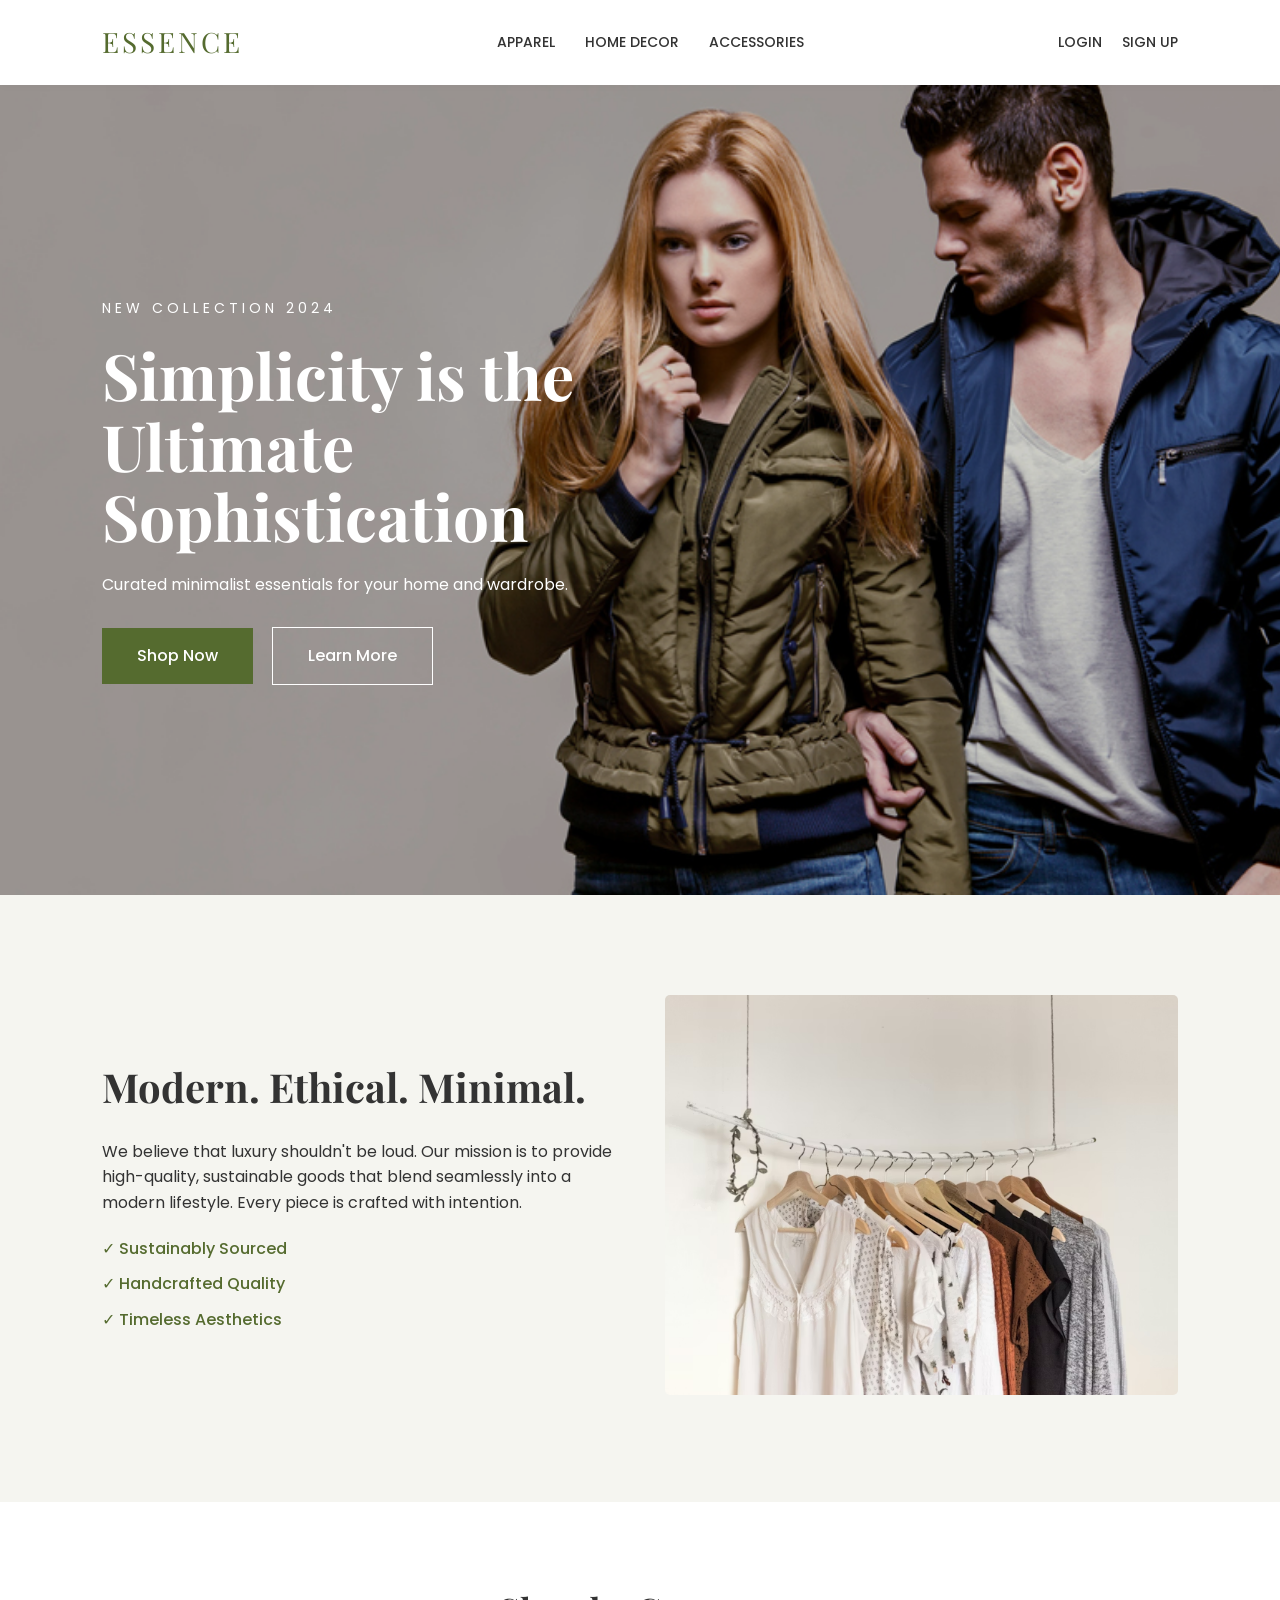
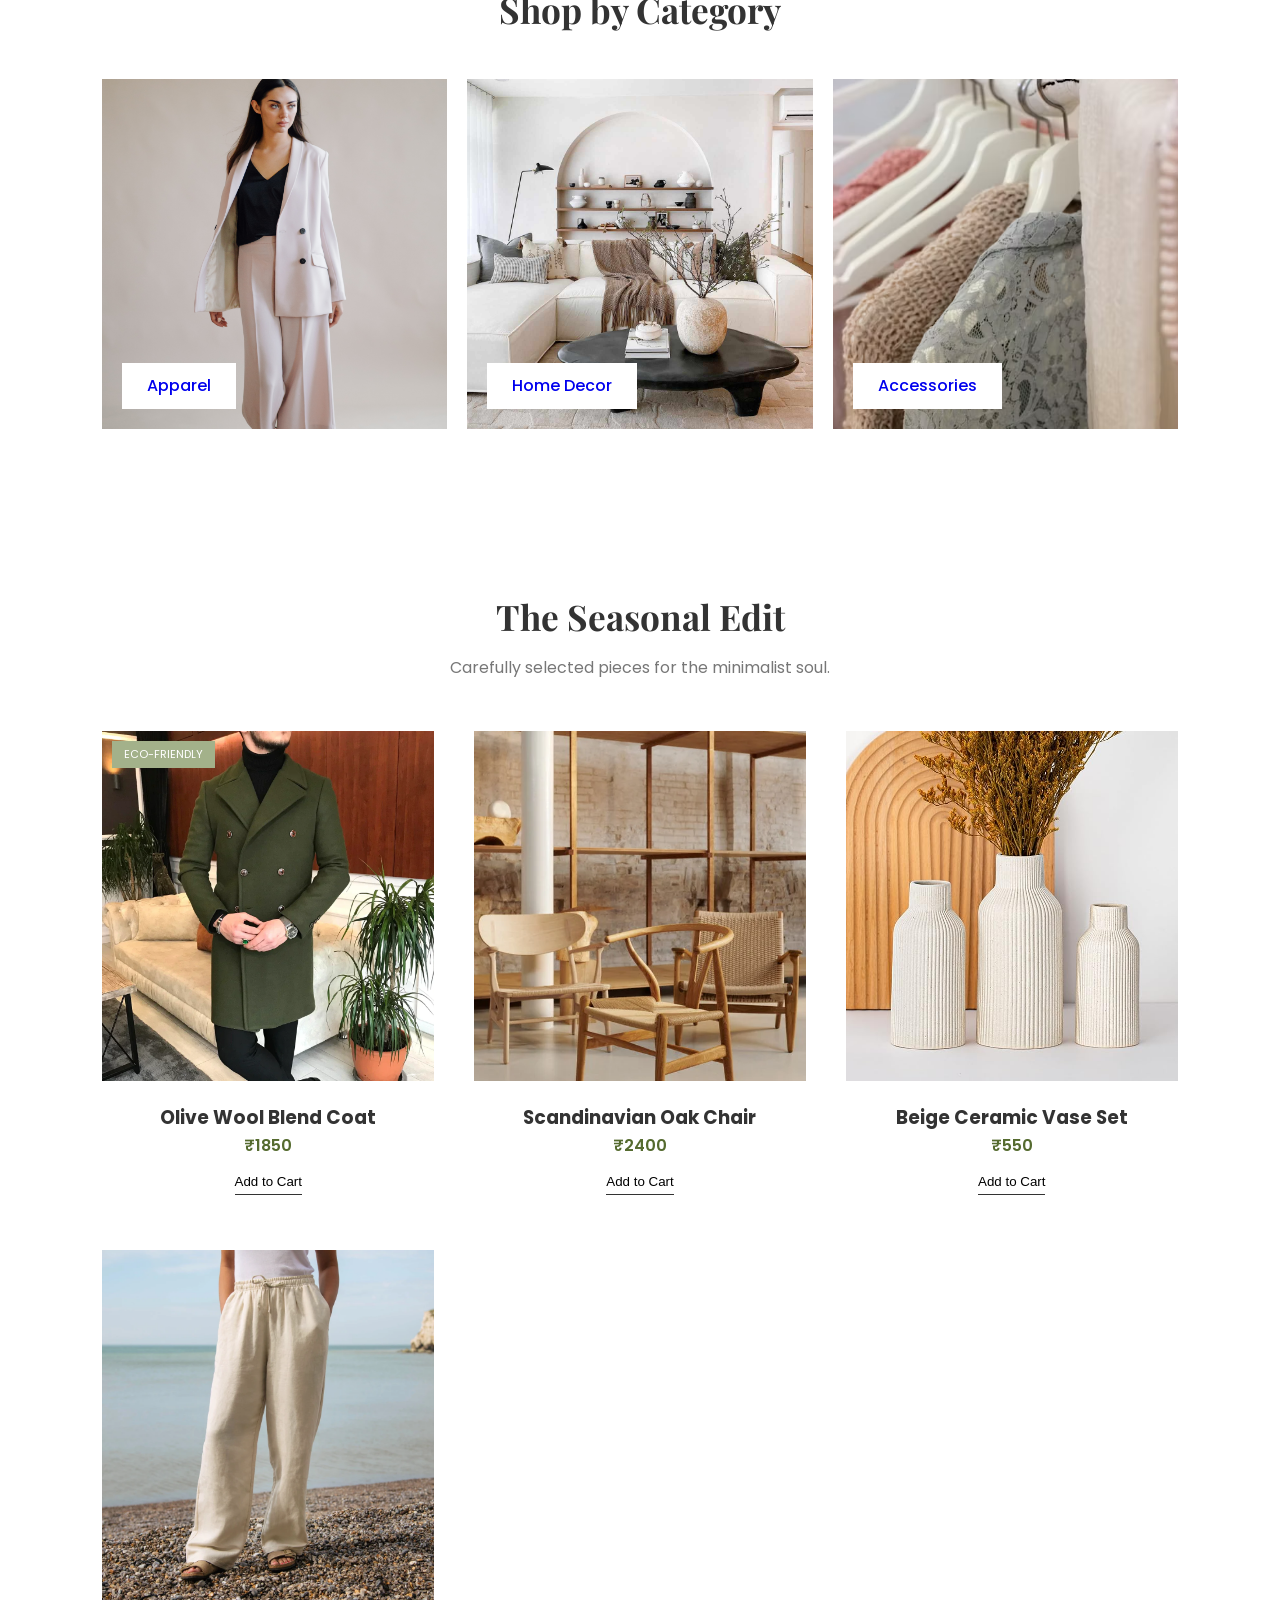
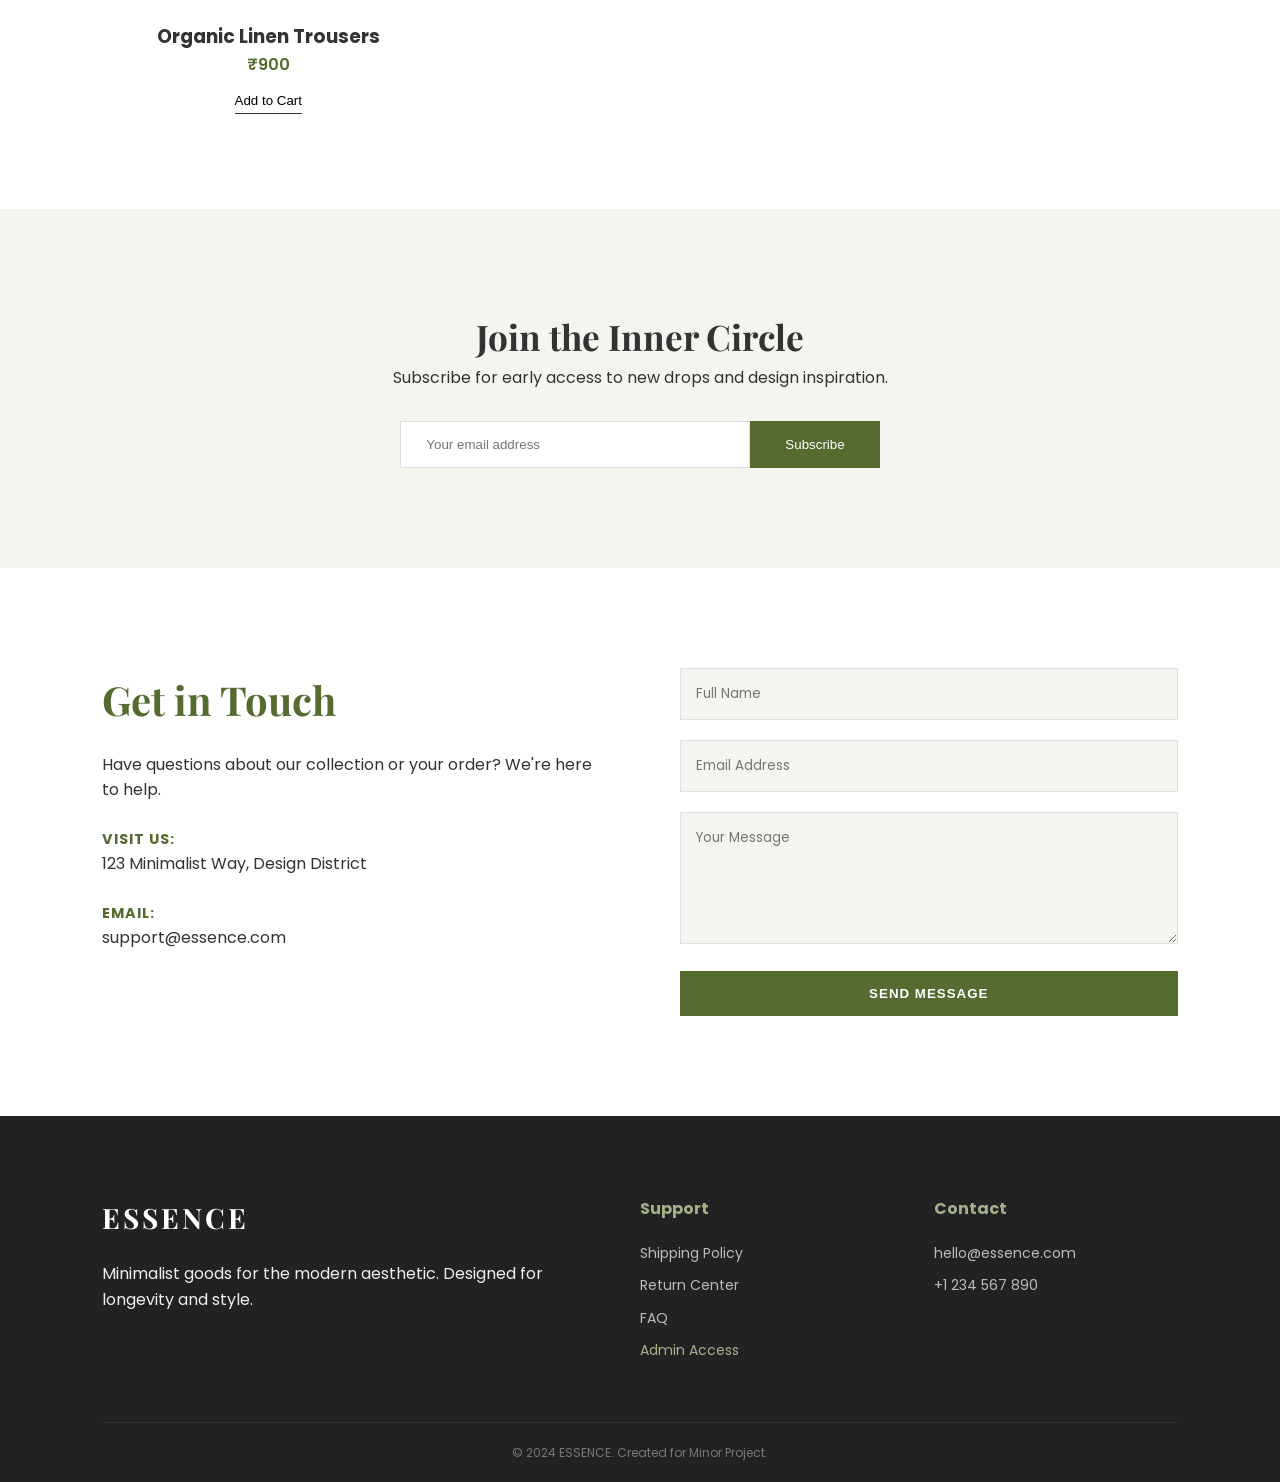
<file: index.html>
<!DOCTYPE html>
<html lang="en">
  <head>
    <meta charset="UTF-8" />
    <meta name="viewport" content="width=device-width, initial-scale=1.0" />
    <title>ESSENCE | Minimalist Living</title>
    <link rel="stylesheet" href="style.css" />
    <link
      href="https://fonts.googleapis.com/css2?family=Playfair+Display:wght@600&family=Poppins:wght@300;400;500&display=swap"
      rel="stylesheet"
    />
  </head>
  <body>
    <nav class="navbar">
      <div class="logo">ESSENCE</div>

      <div class="nav-links">
        <a href="apparel.html">Apparel</a>
        <a href="home-decor.html">Home Decor</a>
        <a href="accessories.html">Accessories</a>
      </div>

      <div id="navbar-actions" class="nav-actions">
        <a href="login.html">Login</a>
      </div>
    </nav>

    <script src="script.js"></script>
    <header id="home" class="hero">
      <div class="hero-overlay">
        <div class="hero-text">
          <span class="subtitle">New Collection 2024</span>
          <h1>
            Simplicity is the <br />
            Ultimate Sophistication
          </h1>
          <p>Curated minimalist essentials for your home and wardrobe.</p>
          <div class="hero-btns">
            <a href="#shop" class="btn-primary">Shop Now</a>
            <a href="#philosophy" class="btn-secondary">Learn More</a>
          </div>
        </div>
      </div>
    </header>

    <section id="philosophy" class="philosophy">
      <div class="container">
        <div class="phi-grid">
          <div class="phi-content">
            <h2>Modern. Ethical. Minimal.</h2>
            <p>
              We believe that luxury shouldn't be loud. Our mission is to
              provide high-quality, sustainable goods that blend seamlessly into
              a modern lifestyle. Every piece is crafted with intention.
            </p>
            <ul class="check-list">
              <li>✓ Sustainably Sourced</li>
              <li>✓ Handcrafted Quality</li>
              <li>✓ Timeless Aesthetics</li>
            </ul>
          </div>
          <div class="phi-image">
            <img src="./images/index-philosophy.avif" alt="Minimalist Fashion" />
          </div>
        </div>
      </div>
    </section>

    <section id="categories" class="categories">
      <h2 class="section-title">Shop by Category</h2>
      <div class="category-grid">
        <div class="cat-card">
          <img src="./images/fashion-portrait-young-elegant-woman.jpg" alt="Apparel" />
          <a class="" href="apparel.html"
            ><div class="cat-label">Apparel</div></a
          >
        </div>
        <div class="cat-card">
          <img src="./images/home-decor.jpg" alt="Home Decor" />
          <a href="home-decor.html"><div class="cat-label">Home Decor</div></a>
        </div>
        <div class="cat-card">
          <img src="./images/accessories.avif" alt="Accessories" />
          <a href="accessories.html"
            ><div class="cat-label">Accessories</div></a
          >
        </div>
      </div>
    </section>

    <section id="shop" class="shop">
      <h2 class="section-title">The Seasonal Edit</h2>
      <p class="section-sub">
        Carefully selected pieces for the minimalist soul.
      </p>

      <div class="product-grid">
        <div class="product-card">
          <div class="badge">Eco-friendly</div>
          <img src="./images/olive-coat.webp" alt="Coat" />
          <div class="p-details">
            <h3>Olive Wool Blend Coat</h3>
            <p class="p-price">₹1850</p>
            <button class="add-to-cart" onclick="addToCart('Woof Blend Coat', 1850, './images/olive-coat.webp')">Add to Cart</button>
          </div>
        </div>
        <div class="product-card">
          <img src="./images/oak-chair.webp" alt="Chair" />
          <div class="p-details">
            <h3>Scandinavian Oak Chair</h3>
            <p class="p-price">₹2400</p>
            <button class="add-to-cart" onclick="addToCart('Oak chair', 2400, './images/oak-chair.webp')">Add to Cart</button>
          </div>
        </div>
        <div class="product-card">
          <img src="./images/vase.jpg" alt="Vase" />
          <div class="p-details">
            <h3>Beige Ceramic Vase Set</h3>
            <p class="p-price">₹550</p>
            <button class="add-to-cart" onclick="addToCart('Ceramic vase', 550, './images/vase.jpg')">Add to Cart</button>
          </div>
        </div>
        <div class="product-card">
          <img src="./images/linen-trowser.webp" alt="Linen" />
          <div class="p-details">
            <h3>Organic Linen Trousers</h3>
            <p class="p-price">₹900</p>
            <button class="add-to-cart" onclick="addToCart('Linen Trousers', 900, './images/linen-trowser.webp')">Add to Cart</button>
          </div>
        </div>
      </div>
    </section>

    <section class="newsletter">
      <div class="news-content">
        <h2>Join the Inner Circle</h2>
        <p>Subscribe for early access to new drops and design inspiration.</p>
        <form class="news-form">
          <input type="email" placeholder="Your email address" required />
          <button type="submit">Subscribe</button>
        </form>
      </div>
    </section>
    <section id="contact" class="contact-section">
      <div class="contact-container">
        <div class="contact-info">
          <h2>Get in Touch</h2>
          <p>
            Have questions about our collection or your order? We're here to
            help.
          </p>
          <div class="info-item">
            <strong>Visit Us:</strong>
            <p>123 Minimalist Way, Design District</p>
          </div>
          <div class="info-item">
            <strong>Email:</strong>
            <p>support@essence.com</p>
          </div>
        </div>

        <form class="contact-form">
          <div class="form-group">
            <input type="text" placeholder="Full Name" required />
          </div>
          <div class="form-group">
            <input type="email" placeholder="Email Address" required />
          </div>
          <div class="form-group">
            <textarea rows="5" placeholder="Your Message"></textarea>
          </div>
          <button type="submit" class="submit-btn">Send Message</button>
        </form>
      </div>
    </section>

    <footer id="contact">
      <div class="footer-grid">
        <div class="footer-info">
          <h2 class="logo">ESSENCE</h2>
          <p>
            Minimalist goods for the modern aesthetic. Designed for longevity
            and style.
          </p>
        </div>
        <div class="footer-links">
          <h4>Support</h4>
          <a href="#">Shipping Policy</a>
          <a href="#">Return Center</a>
          <a href="#">FAQ</a>
          <a href="admin.html" style="color: var(--sage)">Admin Access</a>
        </div>
        <div class="footer-links">
          <h4>Contact</h4>
          <p>hello@essence.com</p>
          <p>+1 234 567 890</p>
        </div>
      </div>
      <div class="footer-bar">
        &copy; 2024 ESSENCE. Created for Minor Project.
      </div>
    </footer>
  </body>
</html>
</file>
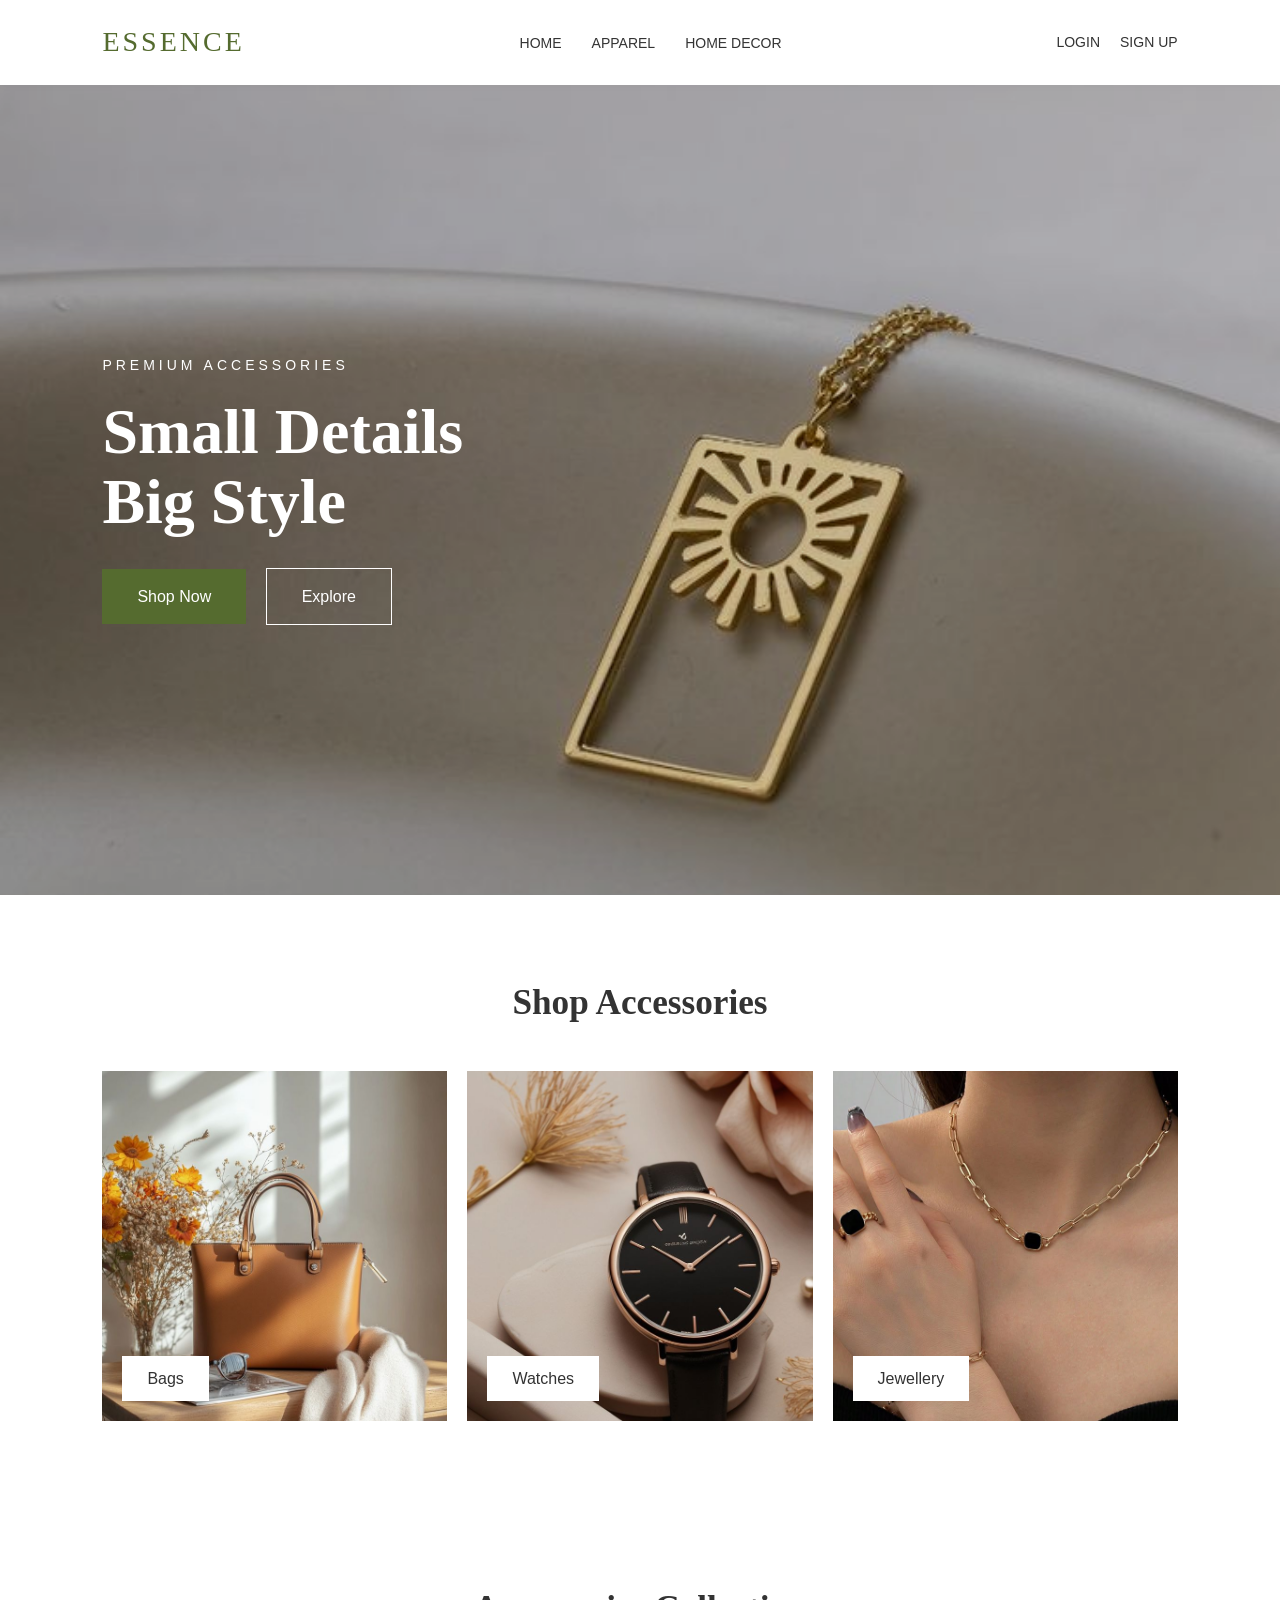
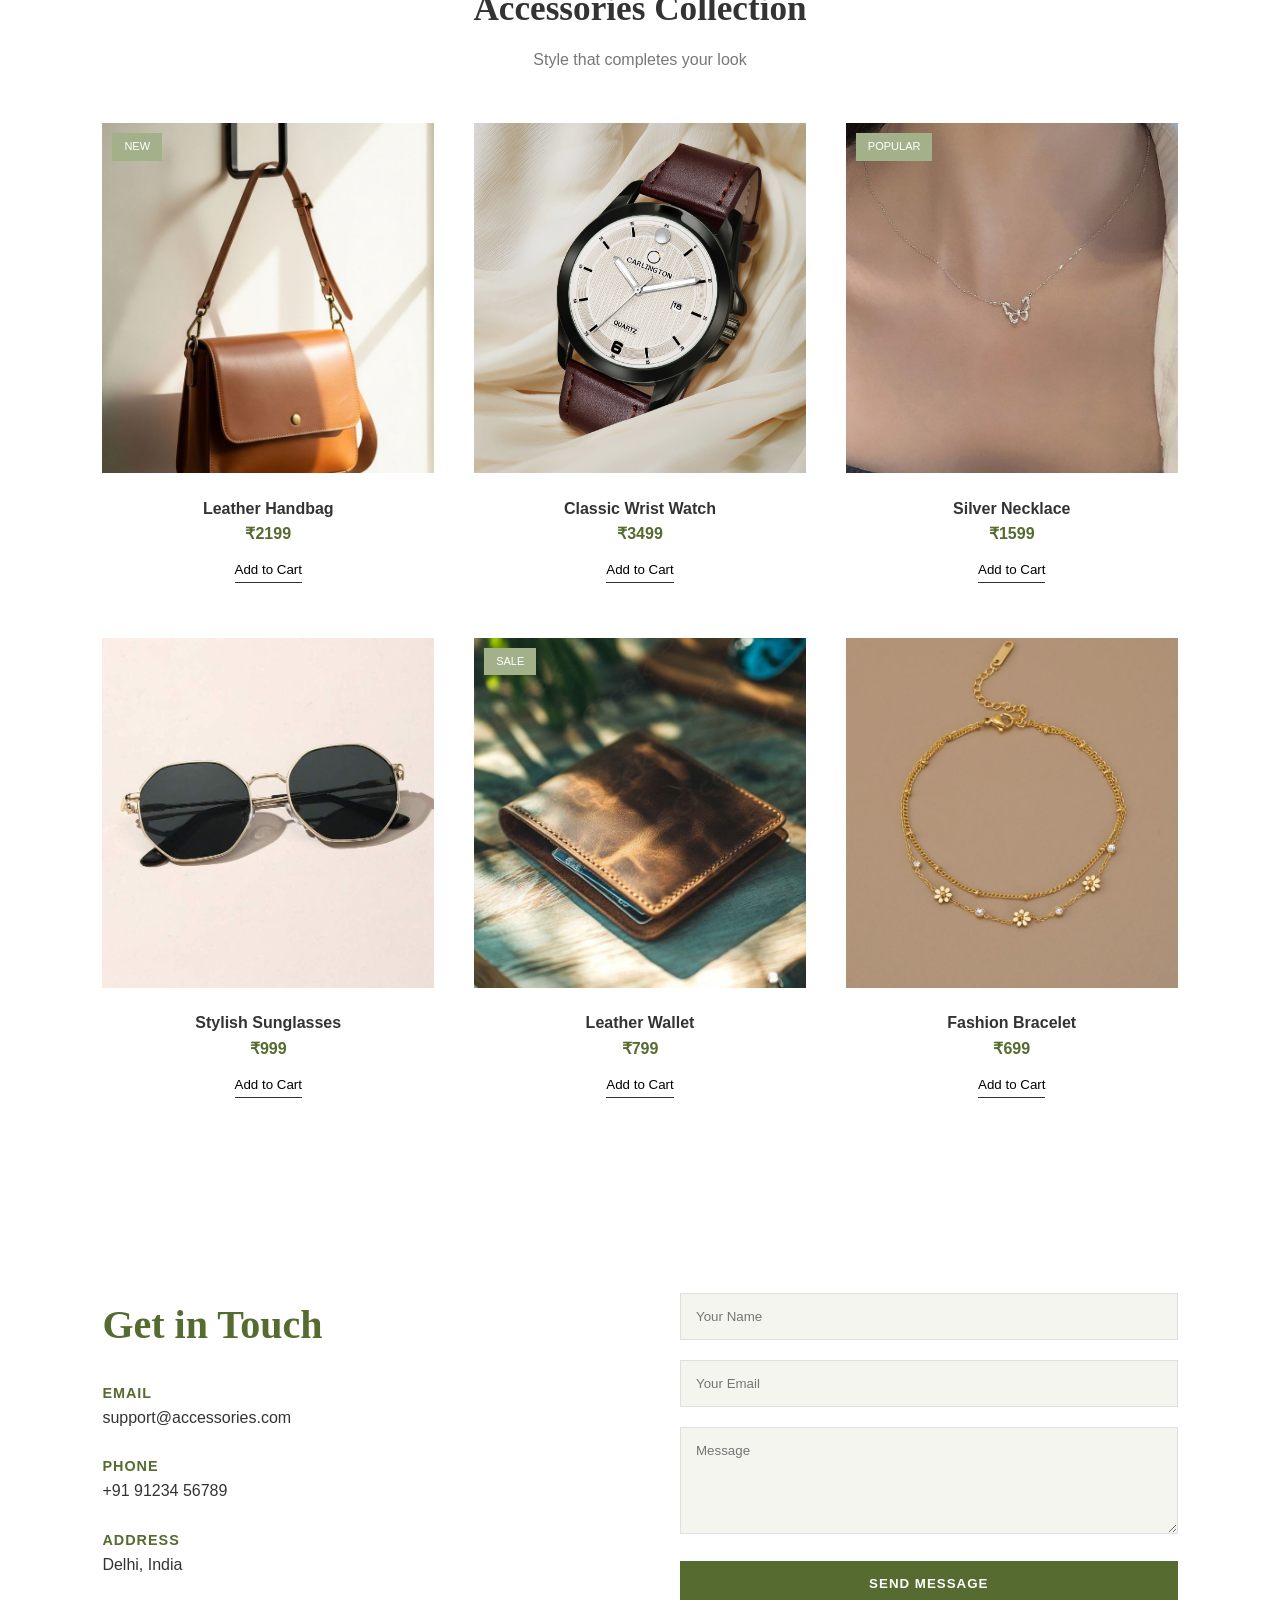
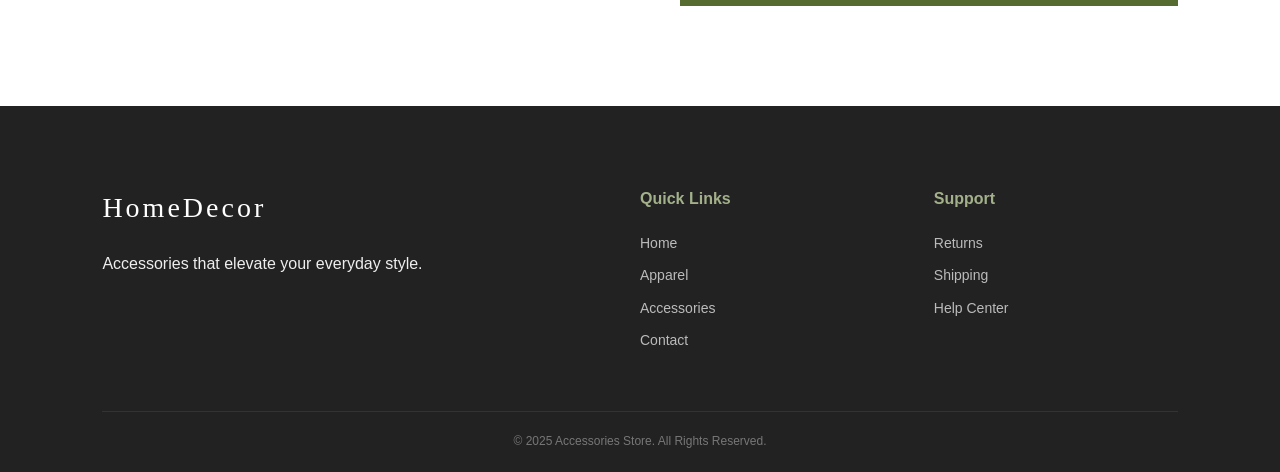
<file: accessories.html>
<!DOCTYPE html>
<html lang="en">
  <head>
    <meta charset="UTF-8" />
    <meta name="viewport" content="width=device-width, initial-scale=1.0" />
    <title>Accessories Collection</title>
    <link rel="stylesheet" href="style.css" />
  </head>
  <body>
    <!-- NAVBAR -->
    <nav class="navbar">
      <div class="logo">ESSENCE</div>

      <ul class="nav-links">
        <li><a href="index.html">Home</a></li>
        <li><a href="apparel.html">Apparel</a></li>
        <li><a href="home-decor.html">Home Decor</a></li>
      </ul>

      <div id="navbar-actions">
        <a href="login.html" class="btn-login">Login</a>
        <a href="login.html" class="btn-signup">Sign Up</a>
      </div>
    </nav>

    <!-- HERO SECTION -->
    <section
      class="hero"
      style="
        background-image: url('./images/Elevate\ your\ style\ with\ this\ stunning\ gold….jpg');
      "
    >
      <div class="hero-overlay">
        <div class="hero-text">
          <p class="subtitle">Premium Accessories</p>
          <h1>Small Details<br />Big Style</h1>

          <div class="hero-btns">
            <a href="#shop" class="btn-primary">Shop Now</a>
            <a href="#shop" class="btn-secondary">Explore</a>
          </div>
        </div>
      </div>
    </section>

    <!-- CATEGORIES -->
    <section class="categories">
      <h2 class="section-title">Shop Accessories</h2>

      <div class="category-grid">
        <div class="cat-card">
          <img
            src="./images/Discover 5 tips for styling leather bags that….jpg"
            alt=""
          />
          <div class="cat-label">Bags</div>
        </div>

        <div class="cat-card">
          <img src="./images/Discover this elegant black wristwatch – the….jpg" alt="" />
          <div class="cat-label">Watches</div>
        </div>

        <div class="cat-card">
          <img src="./images/Preto Elegante Collar     Embellished.jpg" alt="" />
          <div class="cat-label">Jewellery</div>
        </div>
      </div>
    </section>

    <!-- SHOP SECTION -->
    <section class="shop" id="shop">
      <h2 class="section-title">Accessories Collection</h2>
      <p class="section-sub">Style that completes your look</p>

      <div class="product-grid">
        <div class="product-card">
          <img
            src="./images/Discover the elegant leather shoulder bag for….jpg"
            alt=""
          />
          <span class="badge">New</span>
          <div class="p-details">
            <h4>Leather Handbag</h4>
            <p class="p-price">₹2199</p>
            <button class="add-to-cart" onclick="addToCart('Leather Handbag', 2199, './images/Discover the elegant leather shoulder bag for….jpg')">Add to Cart</button>
          </div>
        </div>

        <div class="product-card">
          <img
            src="./images/Carlington_elite_analog_men_s_watch_ct1040_brownsilver.webp"
            alt=""
          />
          <div class="p-details">
            <h4>Classic Wrist Watch</h4>
            <p class="p-price">₹3499</p>
            <button class="add-to-cart" onclick="addToCart('Classic Wrist Watch', 3499,'./images/Carlington_elite_analog_men_s_watch_ct1040_brownsilver.webp')">Add to Cart</button>
          </div>
        </div>

        <div class="product-card">
          <img src="./images/Prata  Collar  Liga de Zinco   Embellished.jpg" alt="" />
          <span class="badge">Popular</span>
          <div class="p-details">
            <h4>Silver Necklace</h4>
            <p class="p-price">₹1599</p>
            <button class="add-to-cart" onclick="addToCart('Silver Necklace', 1599,'./images/Prata  Collar  Liga de Zinco   Embellished.jpg')">Add to Cart</button>
          </div>
        </div>

        <div class="product-card">
          <img
            src="./images/1pc Women Geometric Frame Copper Classical Fashion….jpg"
            alt=""
          />
          <div class="p-details">
            <h4>Stylish Sunglasses</h4>
            <p class="p-price">₹999</p>
            <button class="add-to-cart" onclick="addToCart('Stylish Sunglasses', 999,'./images/1pc Women Geometric Frame Copper Classical Fashion….jpg')">Add to Cart</button>
          </div>
        </div>

        <div class="product-card">
          <img
            src="./images/Discover slim leather wallets for practical use….jpg"
            alt=""
          />
          <span class="badge">Sale</span>
          <div class="p-details">
            <h4>Leather Wallet</h4>
            <p class="p-price">₹799</p>
            <button class="add-to-cart" onclick="addToCart('Leather Wallet', 799,'./images/Discover slim leather wallets for practical use….jpg')">Add to Cart</button>
          </div>
        </div>

        <div class="product-card">
          <img
            src="./images/Ouro amarelo  Collar  Aço Inoxidável   Embellished.jpg"
            alt=""
          />
          <div class="p-details">
            <h4>Fashion Bracelet</h4>
            <p class="p-price">₹699</p>
            <button class="add-to-cart" onclick="addToCart('Fashion Bracelet',699,'./images/Ouro amarelo  Collar  Aço Inoxidável   Embellished.jpg')">Add to Cart</button>
          </div>
        </div>
      </div>
    </section>

    <!-- CONTACT SECTION -->
    <section class="contact-section" id="contact">
      <div class="contact-container">
        <div class="contact-info">
          <h2>Get in Touch</h2>

          <div class="info-item">
            <strong>Email</strong>
            support@accessories.com
          </div>

          <div class="info-item">
            <strong>Phone</strong>
            +91 91234 56789
          </div>

          <div class="info-item">
            <strong>Address</strong>
            Delhi, India
          </div>
        </div>

        <form class="contact-form">
          <div class="form-group">
            <input type="text" placeholder="Your Name" required />
          </div>
          <div class="form-group">
            <input type="email" placeholder="Your Email" required />
          </div>
          <div class="form-group">
            <textarea rows="5" placeholder="Message" required></textarea>
          </div>

          <button class="submit-btn">Send Message</button>
        </form>
      </div>
    </section>

    <!-- FOOTER -->
    <footer>
      <div class="footer-grid">
        <div class="footer-info">
          <div class="logo">HomeDecor</div>
          <p>Accessories that elevate your everyday style.</p>
        </div>

        <div class="footer-links">
          <h4>Quick Links</h4>
          <a href="home.html">Home</a>
          <a href="apparel.html">Apparel</a>
          <a href="accessories.html">Accessories</a>
          <a href="#contact">Contact</a>
        </div>

        <div class="footer-links">
          <h4>Support</h4>
          <p>Returns</p>
          <p>Shipping</p>
          <p>Help Center</p>
        </div>
      </div>

      <div class="footer-bar">
        © 2025 Accessories Store. All Rights Reserved.
      </div>
    </footer>

    <script src="script.js"></script>

  </body>
</html>
</file>
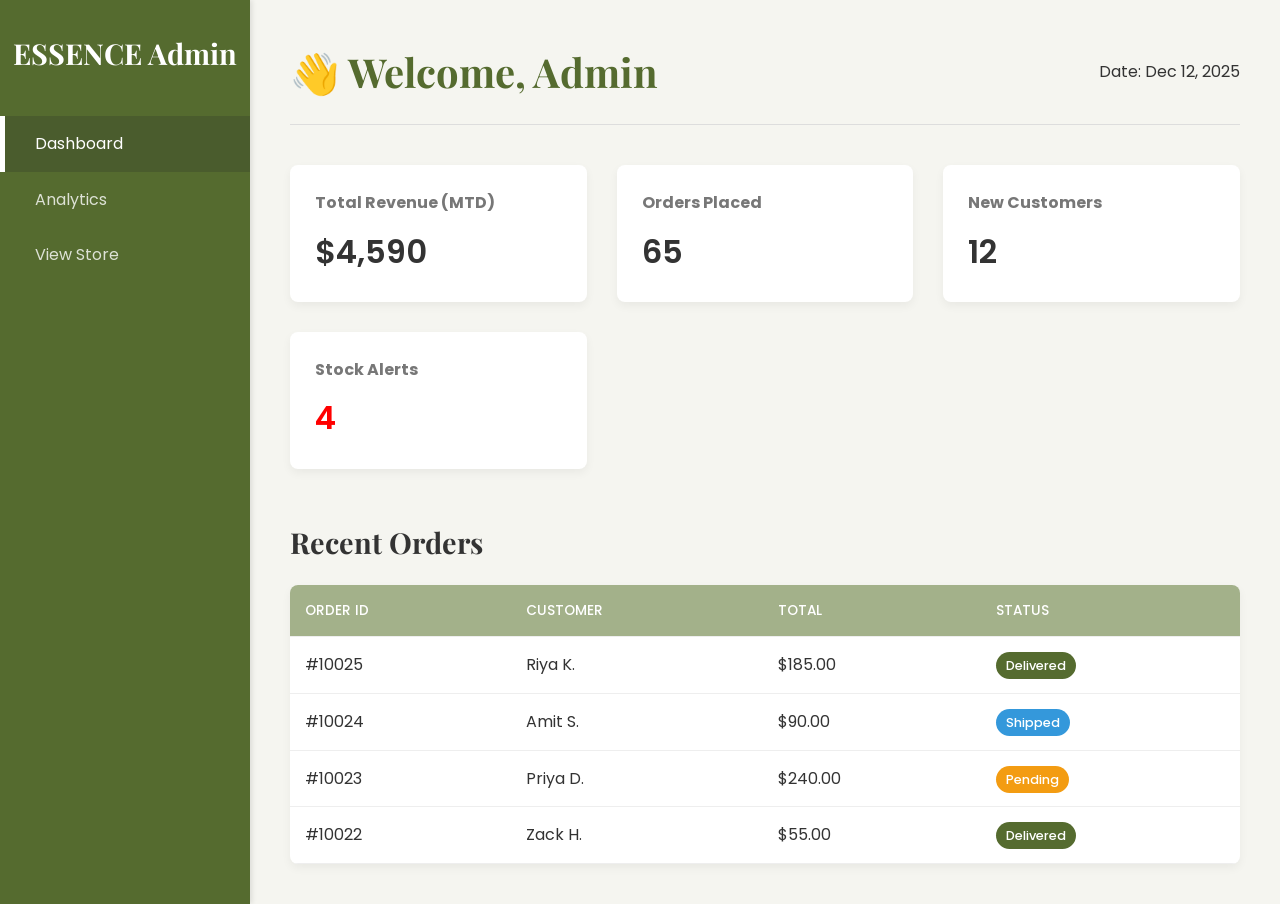
<file: admin.html>
<!DOCTYPE html>
<html lang="en">
<head>
    <meta charset="UTF-8">
    <meta name="viewport" content="width=device-width, initial-scale=1.0">
    <title>ESSENCE | Admin Dashboard</title>
    <link rel="stylesheet" href="style.css">
    <link href="https://fonts.googleapis.com/css2?family=Playfair+Display:wght@600&family=Poppins:wght@300;400;500&display=swap" rel="stylesheet">
    <style>
        /* Specific CSS for Admin Panel (placed here for simplicity) */
        .admin-layout {
            display: flex;
            min-height: 100vh;
            background-color: var(--beige);
        }
        .sidebar {
            width: 250px;
            background-color: var(--olive);
            color: white;
            padding: 30px 0;
            flex-shrink: 0;
            box-shadow: 2px 0 5px rgba(0, 0, 0, 0.1);
        }
        .sidebar h3 {
            text-align: center;
            margin-bottom: 40px;
            font-size: 1.8rem;
            color: var(--white);
            font-family: 'Playfair Display', serif;
        }
        .sidebar-nav ul {
            list-style: none;
        }
        .sidebar-nav a {
            display: block;
            padding: 15px 30px;
            text-decoration: none;
            color: rgba(255, 255, 255, 0.8);
            border-left: 5px solid transparent;
            transition: 0.3s;
        }
        .sidebar-nav a:hover, .sidebar-nav .active {
            background-color: #4a5c2d; /* Slightly darker olive */
            border-left-color: var(--white);
            color: white;
        }
        .main-content {
            flex-grow: 1;
            padding: 40px;
        }
        .dashboard-header {
            display: flex;
            justify-content: space-between;
            align-items: center;
            margin-bottom: 40px;
            padding-bottom: 20px;
            border-bottom: 1px solid #ddd;
        }
        .dashboard-header h1 {
            font-size: 2.5rem;
            color: var(--olive);
        }
        .stats-grid {
            display: grid;
            grid-template-columns: repeat(auto-fit, minmax(220px, 1fr));
            gap: 30px;
            margin-bottom: 50px;
        }
        .stat-card {
            background: var(--white);
            padding: 25px;
            border-radius: 8px;
            box-shadow: 0 4px 10px rgba(0, 0, 0, 0.05);
            transition: 0.3s;
        }
        .stat-card:hover {
            transform: translateY(-5px);
            box-shadow: 0 6px 15px rgba(0, 0, 0, 0.1);
        }
        .stat-card h4 {
            font-size: 1rem;
            color: var(--light-text);
            margin-bottom: 10px;
        }
        .stat-card p {
            font-size: 2rem;
            font-weight: 600;
            color: var(--text);
        }
        .recent-orders h2 {
            margin-bottom: 20px;
            font-size: 1.8rem;
            color: var(--text);
        }
        .order-table {
            width: 100%;
            border-collapse: collapse;
            background: white;
            box-shadow: 0 4px 10px rgba(0, 0, 0, 0.05);
            border-radius: 8px;
            overflow: hidden;
        }
        .order-table th, .order-table td {
            padding: 15px;
            text-align: left;
            border-bottom: 1px solid #eee;
        }
        .order-table th {
            background-color: var(--sage);
            color: white;
            text-transform: uppercase;
            font-size: 0.85rem;
            font-weight: 500;
        }
        .status-badge {
            padding: 5px 10px;
            border-radius: 20px;
            font-size: 0.8rem;
            font-weight: 500;
        }
        .status-badge.pending { background-color: #f39c12; color: white; }
        .status-badge.shipped { background-color: #3498db; color: white; }
        .status-badge.delivered { background-color: var(--olive); color: white; }
        
        @media (max-width: 768px) {
            .admin-layout {
                flex-direction: column;
            }
            .sidebar {
                width: 100%;
                padding: 20px 0;
            }
            .sidebar h3 {
                margin-bottom: 20px;
            }
            .sidebar-nav ul {
                display: flex;
                justify-content: space-around;
            }
            .sidebar-nav a {
                border-left: none;
                border-bottom: 3px solid transparent;
                padding: 10px 15px;
            }
            .sidebar-nav a:hover, .sidebar-nav .active {
                border-left-color: transparent;
                border-bottom-color: var(--white);
            }
            .main-content {
                padding: 20px;
            }
            .dashboard-header {
                flex-direction: column;
                align-items: flex-start;
            }
        }
    </style>
</head>
<body>

    <div class="admin-layout">
        
        <div class="sidebar">
            <h3>ESSENCE Admin</h3>
            <nav class="sidebar-nav">
                <ul>
                    <li><a href="#" class="active">Dashboard</a></li>
                    <li><a href="analytics.html">Analytics</a></li>
                    <li><a href="index.html">View Store</a></li>
                </ul>
            </nav>
        </div>

        <div class="main-content">
            <div class="dashboard-header">
                <h1>👋 Welcome, Admin</h1>
                <p>Date: Dec 12, 2025</p>
            </div>

            <div class="stats-grid">
                <div class="stat-card">
                    <h4>Total Revenue (MTD)</h4>
                    <p>$4,590</p>
                </div>
                <div class="stat-card">
                    <h4>Orders Placed</h4>
                    <p>65</p>
                </div>
                <div class="stat-card">
                    <h4>New Customers</h4>
                    <p>12</p>
                </div>
                <div class="stat-card">
                    <h4>Stock Alerts</h4>
                    <p style="color: red;">4</p>
                </div>
            </div>

            <div class="recent-orders">
                <h2>Recent Orders</h2>
                <table class="order-table">
                    <thead>
                        <tr>
                            <th>Order ID</th>
                            <th>Customer</th>
                            <th>Total</th>
                            <th>Status</th>
                        </tr>
                    </thead>
                    <tbody>
                        <tr>
                            <td>#10025</td>
                            <td>Riya K.</td>
                            <td>$185.00</td>
                            <td><span class="status-badge delivered">Delivered</span></td>
                        </tr>
                        <tr>
                            <td>#10024</td>
                            <td>Amit S.</td>
                            <td>$90.00</td>
                            <td><span class="status-badge shipped">Shipped</span></td>
                        </tr>
                        <tr>
                            <td>#10023</td>
                            <td>Priya D.</td>
                            <td>$240.00</td>
                            <td><span class="status-badge pending">Pending</span></td>
                        </tr>
                        <tr>
                            <td>#10022</td>
                            <td>Zack H.</td>
                            <td>$55.00</td>
                            <td><span class="status-badge delivered">Delivered</span></td>
                        </tr>
                    </tbody>
                </table>
            </div>

        </div>
    </div>

</body>
</html>
</file>
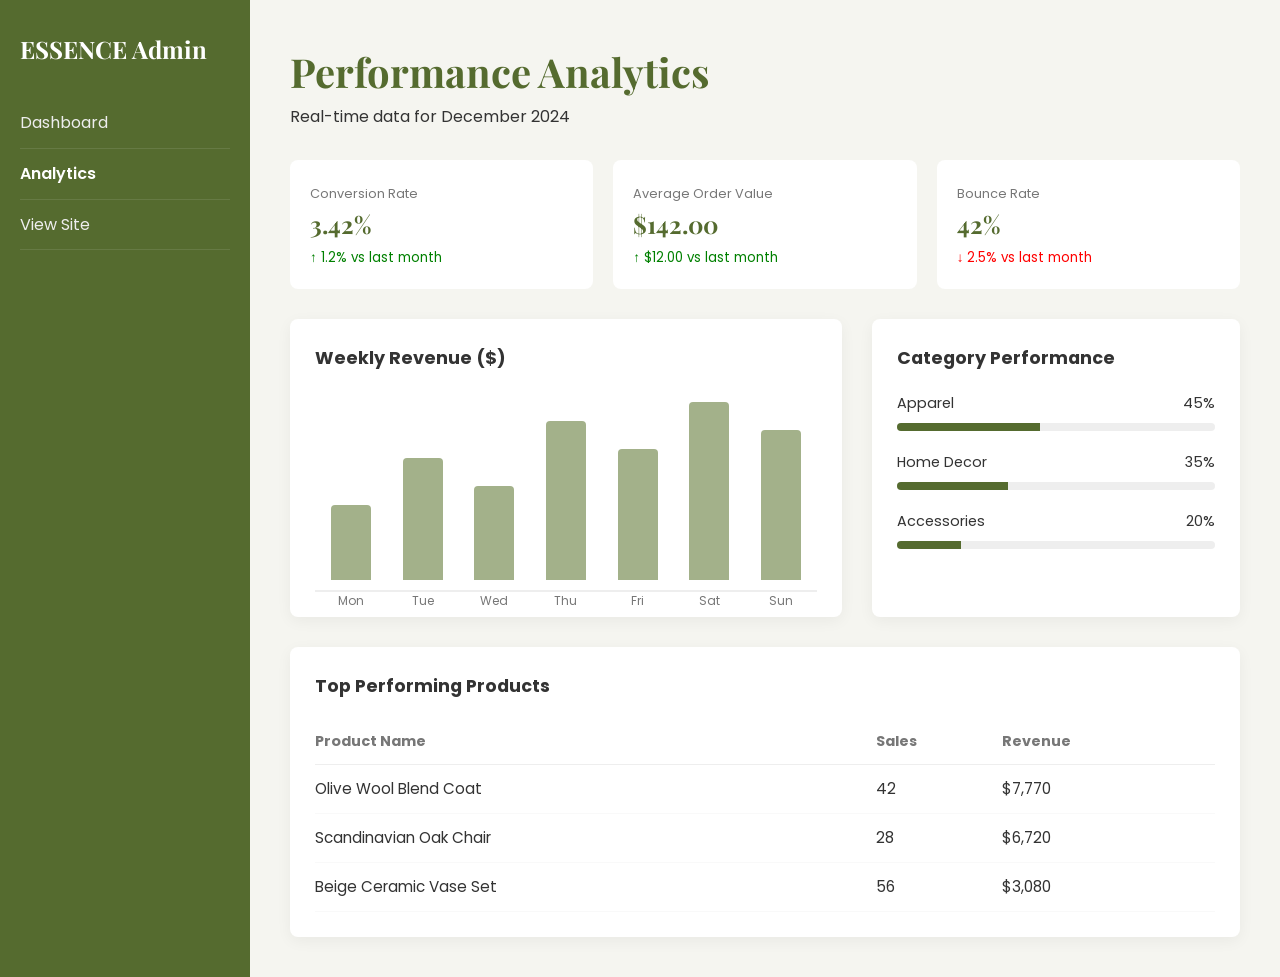
<file: analytics.html>
<!DOCTYPE html>
<html lang="en">
  <head>
    <meta charset="UTF-8" />
    <meta name="viewport" content="width=device-width, initial-scale=1.0" />
    <title>Analytics Dashboard | ESSENCE Admin</title>
    <link rel="stylesheet" href="style.css" />
    <link
      href="https://fonts.googleapis.com/css2?family=Playfair+Display:wght@600&family=Poppins:wght@300;400;500&display=swap"
      rel="stylesheet"
    />
    <style>
      /* ANALYTICS SPECIFIC STYLES */
      .analytics-container {
        display: flex;
        min-height: 100vh;
        background-color: #f5f5f0;
      }

      .main-stats {
        flex: 1;
        padding: 40px;
      }

      .analytics-header {
        margin-bottom: 30px;
      }

      .analytics-header h1 {
        font-family: "Playfair Display", serif;
        color: #556b2f;
        font-size: 2.5rem;
      }

      /* Chart Simulation using CSS */
      .charts-grid {
        display: grid;
        grid-template-columns: 1.5fr 1fr;
        gap: 30px;
        margin-top: 30px;
      }

      .chart-card {
        background: white;
        padding: 25px;
        border-radius: 8px;
        box-shadow: 0 4px 15px rgba(0, 0, 0, 0.05);
      }

      .chart-card h3 {
        margin-bottom: 20px;
        font-size: 1.1rem;
        color: #333;
      }

      /* Sales Bar Chart Simulation */
      .bar-chart {
        display: flex;
        align-items: flex-end;
        justify-content: space-around;
        height: 200px;
        border-bottom: 2px solid #eee;
        padding-bottom: 10px;
      }

      .bar {
        width: 40px;
        background-color: #a3b18a;
        border-radius: 4px 4px 0 0;
        transition: 0.3s;
        position: relative;
      }

      .bar:hover {
        background-color: #556b2f;
      }

      .bar::after {
        content: attr(data-label);
        position: absolute;
        bottom: -30px;
        left: 50%;
        transform: translateX(-50%);
        font-size: 0.75rem;
        color: #777;
      }

      /* Category Breakdown Simulation */
      .breakdown-list {
        list-style: none;
      }

      .breakdown-item {
        margin-bottom: 20px;
      }

      .breakdown-info {
        display: flex;
        justify-content: space-between;
        margin-bottom: 8px;
        font-size: 0.9rem;
      }

      .progress-bar {
        height: 8px;
        background: #eee;
        border-radius: 10px;
        overflow: hidden;
      }

      .progress-fill {
        height: 100%;
        background: #556b2f;
      }

      .sidebar {
        width: 250px;
        background: #556b2f;
        color: white;
        padding: 30px 20px;
      }

      .sidebar a {
        color: #eee;
        text-decoration: none;
        display: block;
        padding: 12px 0;
        border-bottom: 1px solid rgba(255, 255, 255, 0.1);
      }
    </style>
  </head>
  <body>
    <div class="analytics-container">
      <aside class="sidebar">
        <h2 style="font-family: 'Playfair Display'; margin-bottom: 30px">
          ESSENCE Admin
        </h2>
        <nav>
          <a href="admin.html">Dashboard</a>
          <a href="#" style="color: #fff; font-weight: 600">Analytics</a>
          <a href="index.html">View Site</a>
        </nav>
      </aside>

      <main class="main-stats">
        <div class="analytics-header">
          <h1>Performance Analytics</h1>
          <p>Real-time data for December 2024</p>
        </div>

        <div
          class="stats-grid"
          style="
            display: grid;
            grid-template-columns: repeat(3, 1fr);
            gap: 20px;
          "
        >
          <div
            class="stat-card"
            style="background: white; padding: 20px; border-radius: 8px"
          >
            <span style="color: #777; font-size: 0.8rem">Conversion Rate</span>
            <h2 style="color: #556b2f">3.42%</h2>
            <small style="color: green">↑ 1.2% vs last month</small>
          </div>
          <div
            class="stat-card"
            style="background: white; padding: 20px; border-radius: 8px"
          >
            <span style="color: #777; font-size: 0.8rem"
              >Average Order Value</span
            >
            <h2 style="color: #556b2f">$142.00</h2>
            <small style="color: green">↑ $12.00 vs last month</small>
          </div>
          <div
            class="stat-card"
            style="background: white; padding: 20px; border-radius: 8px"
          >
            <span style="color: #777; font-size: 0.8rem">Bounce Rate</span>
            <h2 style="color: #556b2f">42%</h2>
            <small style="color: red">↓ 2.5% vs last month</small>
          </div>
        </div>

        <div class="charts-grid">
          <div class="chart-card">
            <h3>Weekly Revenue ($)</h3>
            <div class="bar-chart">
              <div class="bar" style="height: 40%" data-label="Mon"></div>
              <div class="bar" style="height: 65%" data-label="Tue"></div>
              <div class="bar" style="height: 50%" data-label="Wed"></div>
              <div class="bar" style="height: 85%" data-label="Thu"></div>
              <div class="bar" style="height: 70%" data-label="Fri"></div>
              <div class="bar" style="height: 95%" data-label="Sat"></div>
              <div class="bar" style="height: 80%" data-label="Sun"></div>
            </div>
          </div>

          <div class="chart-card">
            <h3>Category Performance</h3>
            <div class="breakdown-list">
              <div class="breakdown-item">
                <div class="breakdown-info">
                  <span>Apparel</span><span>45%</span>
                </div>
                <div class="progress-bar">
                  <div class="progress-fill" style="width: 45%"></div>
                </div>
              </div>
              <div class="breakdown-item">
                <div class="breakdown-info">
                  <span>Home Decor</span><span>35%</span>
                </div>
                <div class="progress-bar">
                  <div class="progress-fill" style="width: 35%"></div>
                </div>
              </div>
              <div class="breakdown-item">
                <div class="breakdown-info">
                  <span>Accessories</span><span>20%</span>
                </div>
                <div class="progress-bar">
                  <div class="progress-fill" style="width: 20%"></div>
                </div>
              </div>
            </div>
          </div>
        </div>

        <div class="chart-card" style="margin-top: 30px">
          <h3>Top Performing Products</h3>
          <table
            style="width: 100%; border-collapse: collapse; margin-top: 10px"
          >
            <tr
              style="
                text-align: left;
                border-bottom: 1px solid #eee;
                color: #777;
                font-size: 0.9rem;
              "
            >
              <th style="padding: 10px 0">Product Name</th>
              <th>Sales</th>
              <th>Revenue</th>
            </tr>
            <tr style="border-bottom: 1px solid #f9f9f9; font-size: 0.95rem">
              <td style="padding: 12px 0">Olive Wool Blend Coat</td>
              <td>42</td>
              <td>$7,770</td>
            </tr>
            <tr style="border-bottom: 1px solid #f9f9f9; font-size: 0.95rem">
              <td style="padding: 12px 0">Scandinavian Oak Chair</td>
              <td>28</td>
              <td>$6,720</td>
            </tr>
            <tr style="border-bottom: 1px solid #f9f9f9; font-size: 0.95rem">
              <td style="padding: 12px 0">Beige Ceramic Vase Set</td>
              <td>56</td>
              <td>$3,080</td>
            </tr>
          </table>
        </div>
      </main>
    </div>
  </body>
</html>
</file>
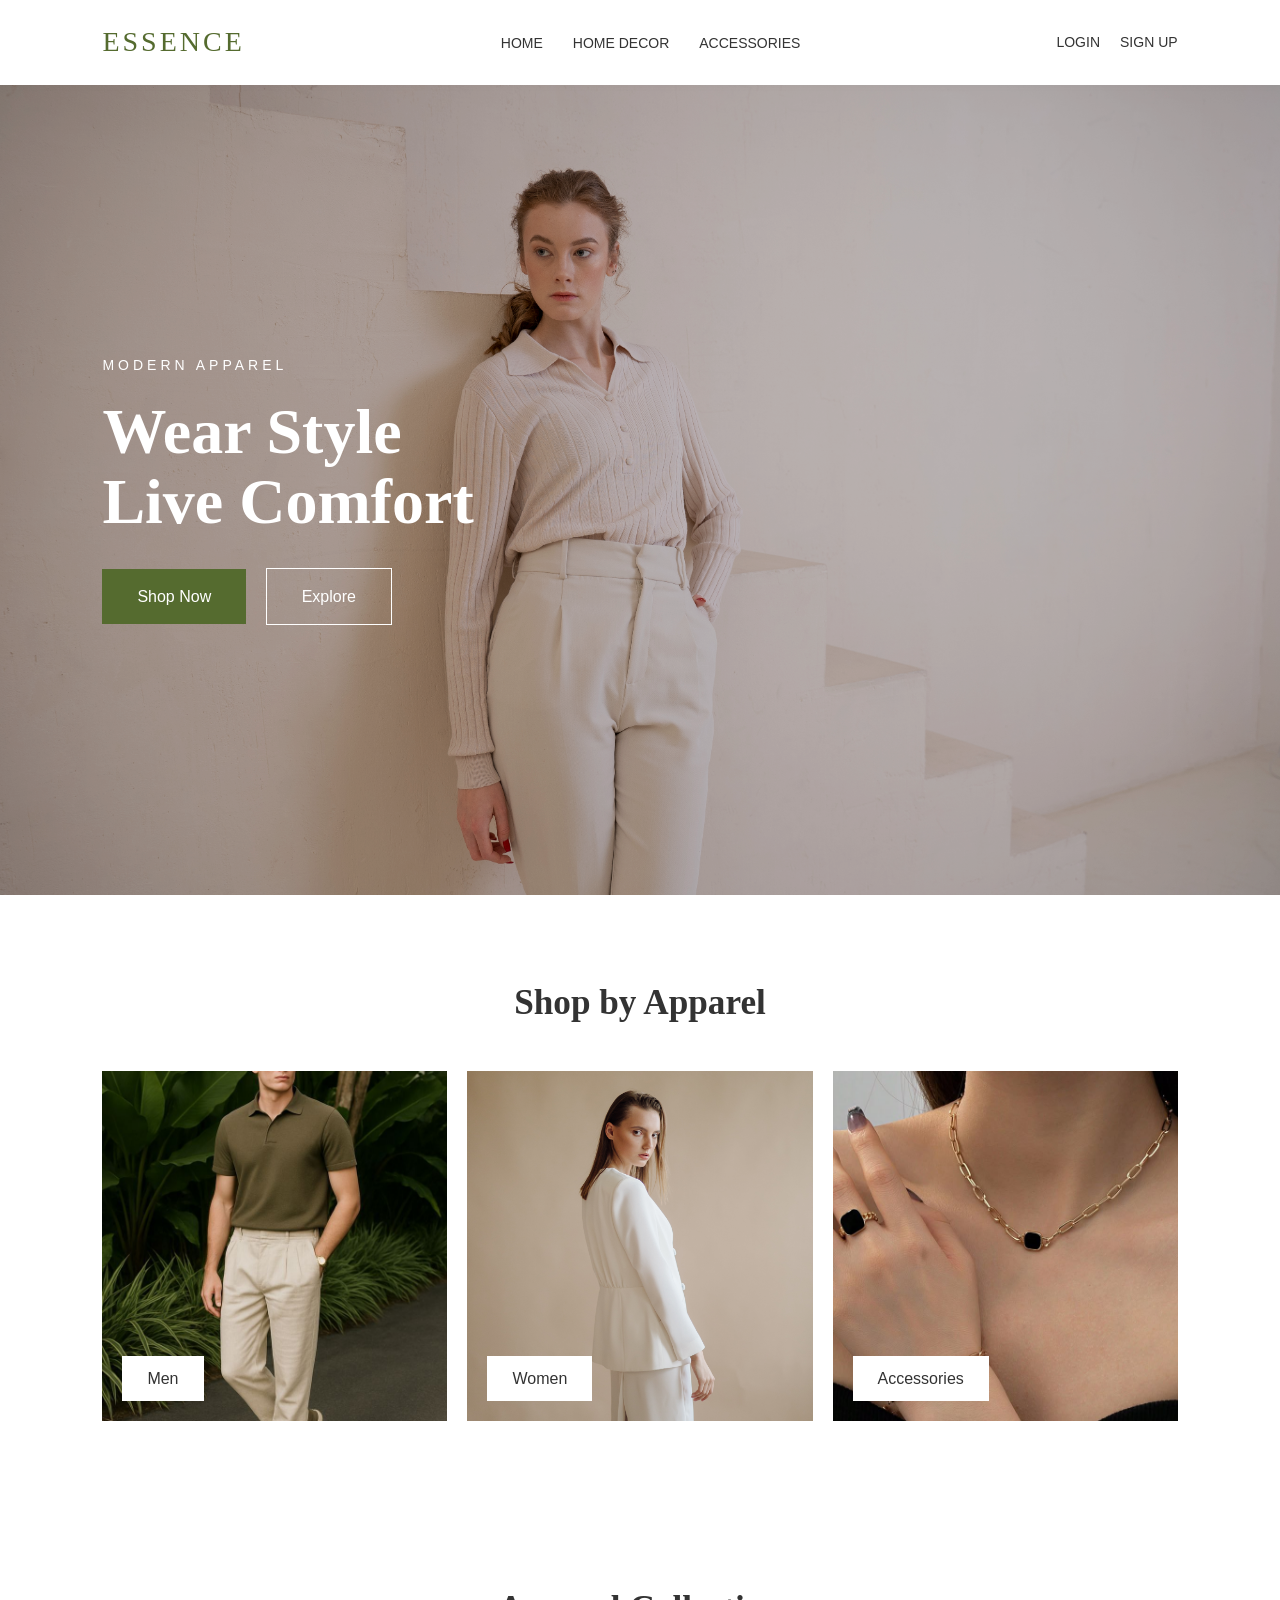
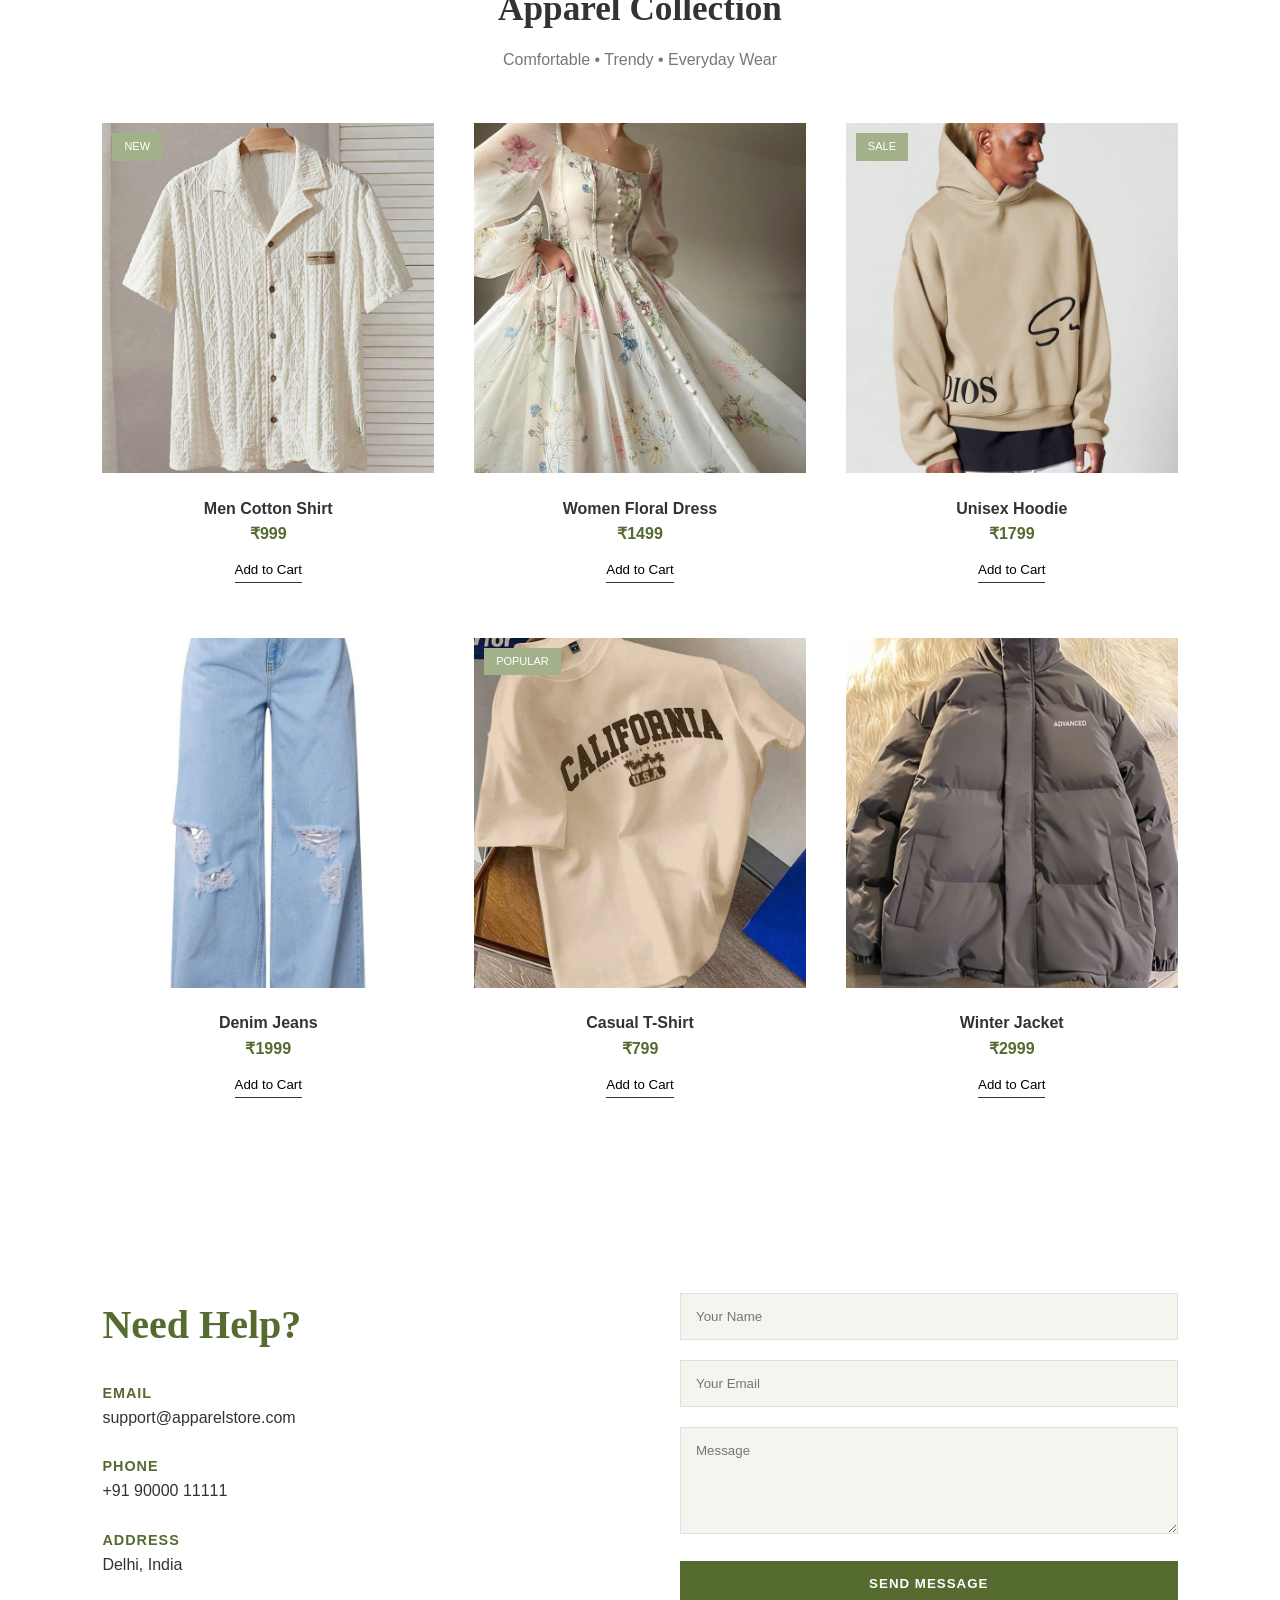
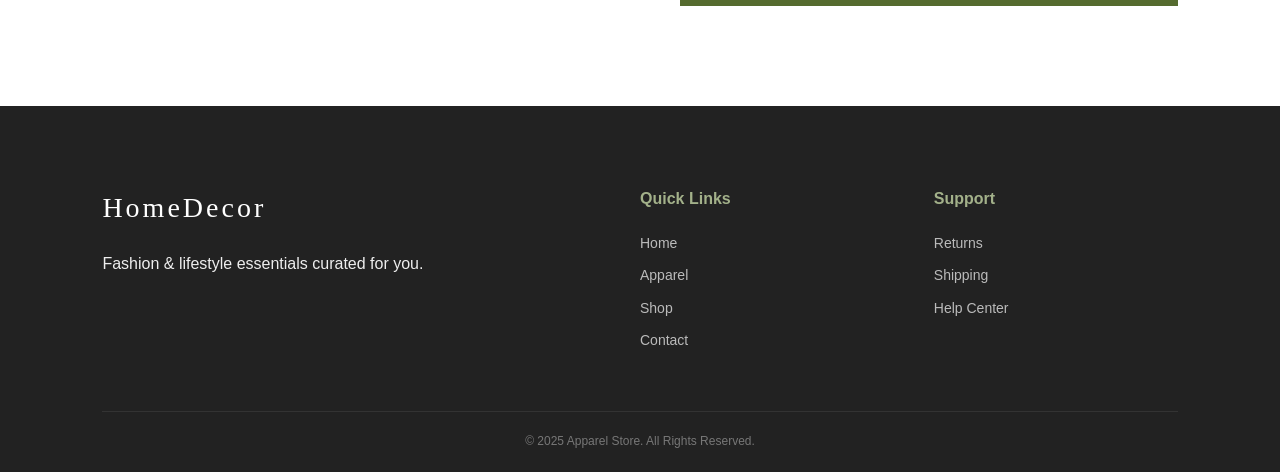
<file: apparel.html>
<!DOCTYPE html>
<html lang="en">
  <head>
    <meta charset="UTF-8" />
    <meta name="viewport" content="width=device-width, initial-scale=1.0" />
    <title>Apparel Collection</title>
    <link rel="stylesheet" href="style.css" />
  </head>
  <body>
    <nav class="navbar">
      <div class="logo">ESSENCE</div>

      <ul class="nav-links">
        <li><a href="index.html">Home</a></li>
        <li><a href="home-decor.html">Home Decor</a></li>
        <li><a href="accessories.html">Accessories</a></li>
      </ul>

      <div id="navbar-actions">
        <a href="login.html" class="btn-login">Login</a>
        <a href="login.html" class="btn-signup">Sign Up</a>
      </div>
    </nav>

    <section
      class="hero"
      style="
        background-image: url('./images/beautiful-woman-wearing-minimalist-shirt.jpg');
      "
    >
      <div class="hero-overlay">
        <div class="hero-text">
          <p class="subtitle">Modern Apparel</p>
          <h1>Wear Style<br />Live Comfort</h1>

          <div class="hero-btns">
            <a href="#shop" class="btn-primary">Shop Now</a>
            <a href="#shop" class="btn-secondary">Explore</a>
          </div>
        </div>
      </div>
    </section>

    <section class="categories">
      <h2 class="section-title">Shop by Apparel</h2>

      <div class="category-grid">
        <div class="cat-card">
          <img src="./images/download.jpg" alt="" />
          <div class="cat-label">Men</div>
        </div>

        <div class="cat-card">
          <img src="./images/portrait-young-elegant-woman.jpg" alt="" />
          <div class="cat-label">Women</div>
        </div>

        <div class="cat-card">
          <img src="./images/Preto Elegante Collar     Embellished.jpg" alt="" />
          <div class="cat-label">Accessories</div>
        </div>
      </div>
    </section>

    <section class="shop" id="shop">
      <h2 class="section-title">Apparel Collection</h2>
      <p class="section-sub">Comfortable • Trendy • Everyday Wear</p>

      <div class="product-grid">
        <div class="product-card">
          <img src="./images/men-cotton-t-shirt.jpg" alt="" />
          <span class="badge">New</span>
          <div class="p-details">
            <h4>Men Cotton Shirt</h4>
            <p class="p-price">₹999</p>
            <button class="add-to-cart" onclick="addToCart('Men Cotton Shirt',999,'./images/men-cotton-t-shirt.jpg')">Add to Cart</button>
          </div>
        </div>

        <div class="product-card">
          <img src="./images/Washing instructions_ Hand Wash Composition….jpg" alt="" />
          <div class="p-details">
            <h4>Women Floral Dress</h4>
            <p class="p-price">₹1499</p>
            <button class="add-to-cart" onclick="addToCart('Women Floral Dress',1499,'./images/Washing instructions_ Hand Wash Composition….jpg')">Add to Cart</button>
          </div>
        </div>

        <div class="product-card">
          <img
            src="./images/Apricot Casual Collar Long Sleeve Knitted Fabric….jpg"
            alt=""
          />
          <span class="badge">Sale</span>
          <div class="p-details">
            <h4>Unisex Hoodie</h4>
            <p class="p-price">₹1799</p>
            <button class="add-to-cart" onclick="addToCart('Unisex Hoodie',1799,'./images/Apricot Casual Collar Long Sleeve Knitted Fabric….jpg')">Add to Cart</button>
          </div>
        </div>

        <div class="product-card">
          <img
            src="./images/Light Blue Wash Knee Rip Extreme Wide Leg Jeans….jpg"
            alt=""
          />
          <div class="p-details">
            <h4>Denim Jeans</h4>
            <p class="p-price">₹1999</p>
            <button class="add-to-cart" onclick="addToCart('Denim Jeans',1999 ,'./images/Light Blue Wash Knee Rip Extreme Wide Leg Jeans….jpg')">Add to Cart</button>
          </div>
        </div>

        <div class="product-card">
          <img
            src="./images/Camiseta Raglan Cáqui Casual Simples com Estampa….jpg"
            alt=""
          />
          <span class="badge">Popular</span>
          <div class="p-details">
            <h4>Casual T-Shirt</h4>
            <p class="p-price">₹799</p>
            <button class="add-to-cart" onclick="addToCart('Casual T-Shirt',799,'./images/Camiseta Raglan Cáqui Casual Simples com Estampa….jpg')">Add to Cart</button>
          </div>
        </div>

        <div class="product-card">
          <img
            src="./images/Style_ Casual_Street_Vintage_PreppyFabric Content….jpg"
            alt=""
          />
          <div class="p-details">
            <h4>Winter Jacket</h4>
            <p class="p-price">₹2999</p>
            <button class="add-to-cart" onclick="addToCart('Winter Jacket',2999,'./images/Style_ Casual_Street_Vintage_PreppyFabric Content….jpg')">Add to Cart</button>
          </div>
        </div>
      </div>
    </section>

    <section class="contact-section" id="contact">
      <div class="contact-container">
        <div class="contact-info">
          <h2>Need Help?</h2>

          <div class="info-item">
            <strong>Email</strong>
            support@apparelstore.com
          </div>

          <div class="info-item">
            <strong>Phone</strong>
            +91 90000 11111
          </div>

          <div class="info-item">
            <strong>Address</strong>
            Delhi, India
          </div>
        </div>

        <form class="contact-form">
          <div class="form-group">
            <input type="text" placeholder="Your Name" required />
          </div>
          <div class="form-group">
            <input type="email" placeholder="Your Email" required />
          </div>
          <div class="form-group">
            <textarea rows="5" placeholder="Message" required></textarea>
          </div>

          <button class="submit-btn">Send Message</button>
        </form>
      </div>
    </section>

    <footer>
      <div class="footer-grid">
        <div class="footer-info">
          <div class="logo">HomeDecor</div>
          <p>Fashion & lifestyle essentials curated for you.</p>
        </div>

        <div class="footer-links">
          <h4>Quick Links</h4>
          <a href="home.html">Home</a>
          <a href="apparel.html">Apparel</a>
          <a href="#shop">Shop</a>
          <a href="#contact">Contact</a>
        </div>

        <div class="footer-links">
          <h4>Support</h4>
          <p>Returns</p>
          <p>Shipping</p>
          <p>Help Center</p>
        </div>
      </div>

      <div class="footer-bar">© 2025 Apparel Store. All Rights Reserved.</div>
    </footer>

    <script src="script.js"></script>
  </body>
</html>
</file>
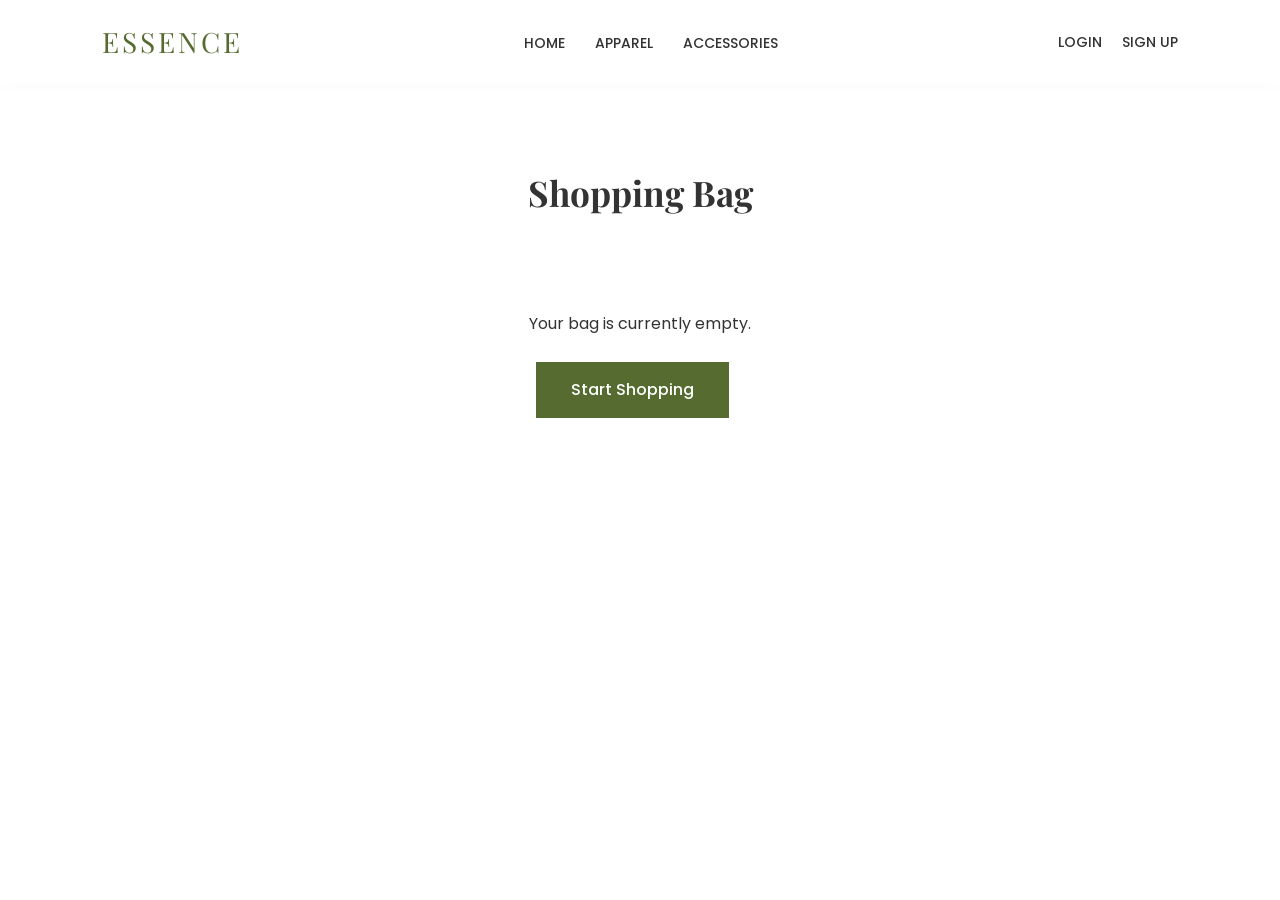
<file: cart.html>
<!DOCTYPE html>
<html lang="en">
  <head>
    <meta charset="UTF-8" />
    <meta name="viewport" content="width=device-width, initial-scale=1.0" />
    <title>ESSENCE | Your Bag</title>
    <link rel="stylesheet" href="style.css" />
    <link
      href="https://fonts.googleapis.com/css2?family=Playfair+Display:wght@700&family=Poppins:wght@300;400;500;600&display=swap"
      rel="stylesheet"
    />

    <style>
      .cart-section {
        padding: 80px 8%;
        min-height: 70vh;
      }

      .cart-table {
        width: 100%;
        border-collapse: collapse;
        margin-top: 30px;
      }

      .cart-table th {
        text-align: left;
        padding: 15px;
        border-bottom: 2px solid var(--beige);
        text-transform: uppercase;
        font-size: 13px;
        letter-spacing: 1px;
      }

      .cart-table td {
        padding: 20px 15px;
        border-bottom: 1px solid #eee;
        vertical-align: middle;
      }

      .cart-item-info {
        display: flex;
        align-items: center;
        gap: 20px;
      }

      .cart-item-info img {
        width: 80px;
        height: 100px;
        object-fit: cover;
        background: #f9f9f9;
      }

      .qty-input {
        width: 50px;
        padding: 5px;
        border: 1px solid #ddd;
        text-align: center;
      }

      .remove-btn {
        background: none;
        border: none;
        color: #a33;
        cursor: pointer;
        font-size: 12px;
        text-decoration: underline;
      }

      .cart-summary {
        margin-top: 50px;
        display: flex;
        justify-content: flex-end;
      }

      .summary-box {
        width: 350px;
        background: var(--beige);
        padding: 30px;
      }

      .summary-row {
        display: flex;
        justify-content: space-between;
        margin-bottom: 15px;
      }

      .summary-row.total {
        margin-top: 15px;
        padding-top: 15px;
        border-top: 1px solid #ccc;
        font-weight: 600;
        font-size: 1.2rem;
        color: var(--olive);
      }

      .empty-msg {
        text-align: center;
        padding: 50px;
      }
    </style>
  </head>
  <body>
    <nav class="navbar">
      <div class="logo">ESSENCE</div>
      <ul class="nav-links">
        <li><a href="index.html">Home</a></li>
        <li><a href="apparel.html">Apparel</a></li>
        <li><a href="accessories.html">Accessories</a></li>
      </ul>
      <div id="navbar-actions"></div>
    </nav>

    <section class="cart-section">
      <h1 class="section-title">Shopping Bag</h1>

      <div id="cart-content"></div>

      <div class="cart-summary" id="cart-summary" style="display: none">
        <div class="summary-box">
          <div class="summary-row">
            <span>Subtotal</span>
            <span id="subtotal-val">₹0.00</span>
          </div>
          <div class="summary-row">
            <span>Shipping</span>
            <span>₹50.00</span>
          </div>
          <div class="summary-row total">
            <span>Total</span>
            <span id="total-val">₹0.00</span>
          </div>
          <button
            class="submit-btn"
            style="width: 100%; margin-top: 20px"
            onclick="checkout()"
          >
            Proceed to Checkout
          </button>
        </div>
      </div>
    </section>

    <script src="script.js"></script>
    <script>
      document.addEventListener("DOMContentLoaded", () => {
        renderCartPage();
      });

      function renderCartPage() {
        const cart = JSON.parse(localStorage.getItem("myCart")) || [];
        const displayArea = document.getElementById("cart-content");
        const summaryArea = document.getElementById("cart-summary");

        if (cart.length === 0) {
          displayArea.innerHTML = `
                    <div class="empty-msg">
                        <p>Your bag is currently empty.</p>
                        <br>
                        <a href="index.html" class="btn-primary">Start Shopping</a>
                    </div>`;
          summaryArea.style.display = "none";
          return;
        }

        summaryArea.style.display = "flex";
        let subtotal = 0;

        let tableHTML = `
                <table class="cart-table">
                    <thead>
                        <tr>
                            <th>Product</th>
                            <th>Price</th>
                            <th>Quantity</th>
                            <th>Subtotal</th>
                            <th></th>
                        </tr>
                    </thead>
                    <tbody>
            `;

        cart.forEach((item, index) => {
          const lineTotal = item.price * item.quantity;
          subtotal += lineTotal;

          tableHTML += `
                    <tr>
                        <td>
                            <div class="cart-item-info">
                                <img src="${item.image}" alt="${item.name}">
                                <div>
                                    <p style="font-weight:500;">${item.name}</p>
                                </div>
                            </div>
                        </td>
                        <td>₹${item.price.toFixed(2)}</td>
                        <td>
                            <input type="number" class="qty-input" value="${
                              item.quantity
                            }" min="1" 
                            onchange="updateCartQty(${index}, this.value)">
                        </td>
                        <td>₹${lineTotal.toFixed(2)}</td>
                        <td><button class="remove-btn" onclick="removeCartItem(${index})">Remove</button></td>
                    </tr>
                `;
        });

        tableHTML += `</tbody></table>`;
        displayArea.innerHTML = tableHTML;

        // Update Summary
        document.getElementById(
          "subtotal-val"
        ).innerText = `₹${subtotal.toFixed(2)}`;
        document.getElementById("total-val").innerText = `₹${(
          subtotal + 50
        ).toFixed(2)}`;
      }

      function updateCartQty(index, val) {
        let cart = JSON.parse(localStorage.getItem("myCart"));
        cart[index].quantity = parseInt(val);
        localStorage.setItem("myCart", JSON.stringify(cart));
        renderCartPage();
        if (typeof updateNavbar === "function") updateNavbar();
      }

      function removeCartItem(index) {
        let cart = JSON.parse(localStorage.getItem("myCart"));
        cart.splice(index, 1);
        localStorage.setItem("myCart", JSON.stringify(cart));
        renderCartPage();
        if (typeof updateNavbar === "function") updateNavbar();
      }

      function checkout() {
        alert(
          "Thank you for your order! Essence is now processing your request."
        );
        localStorage.removeItem("myCart");
        window.location.href = "index.html";
      }
    </script>
  </body>
</html>
</file>
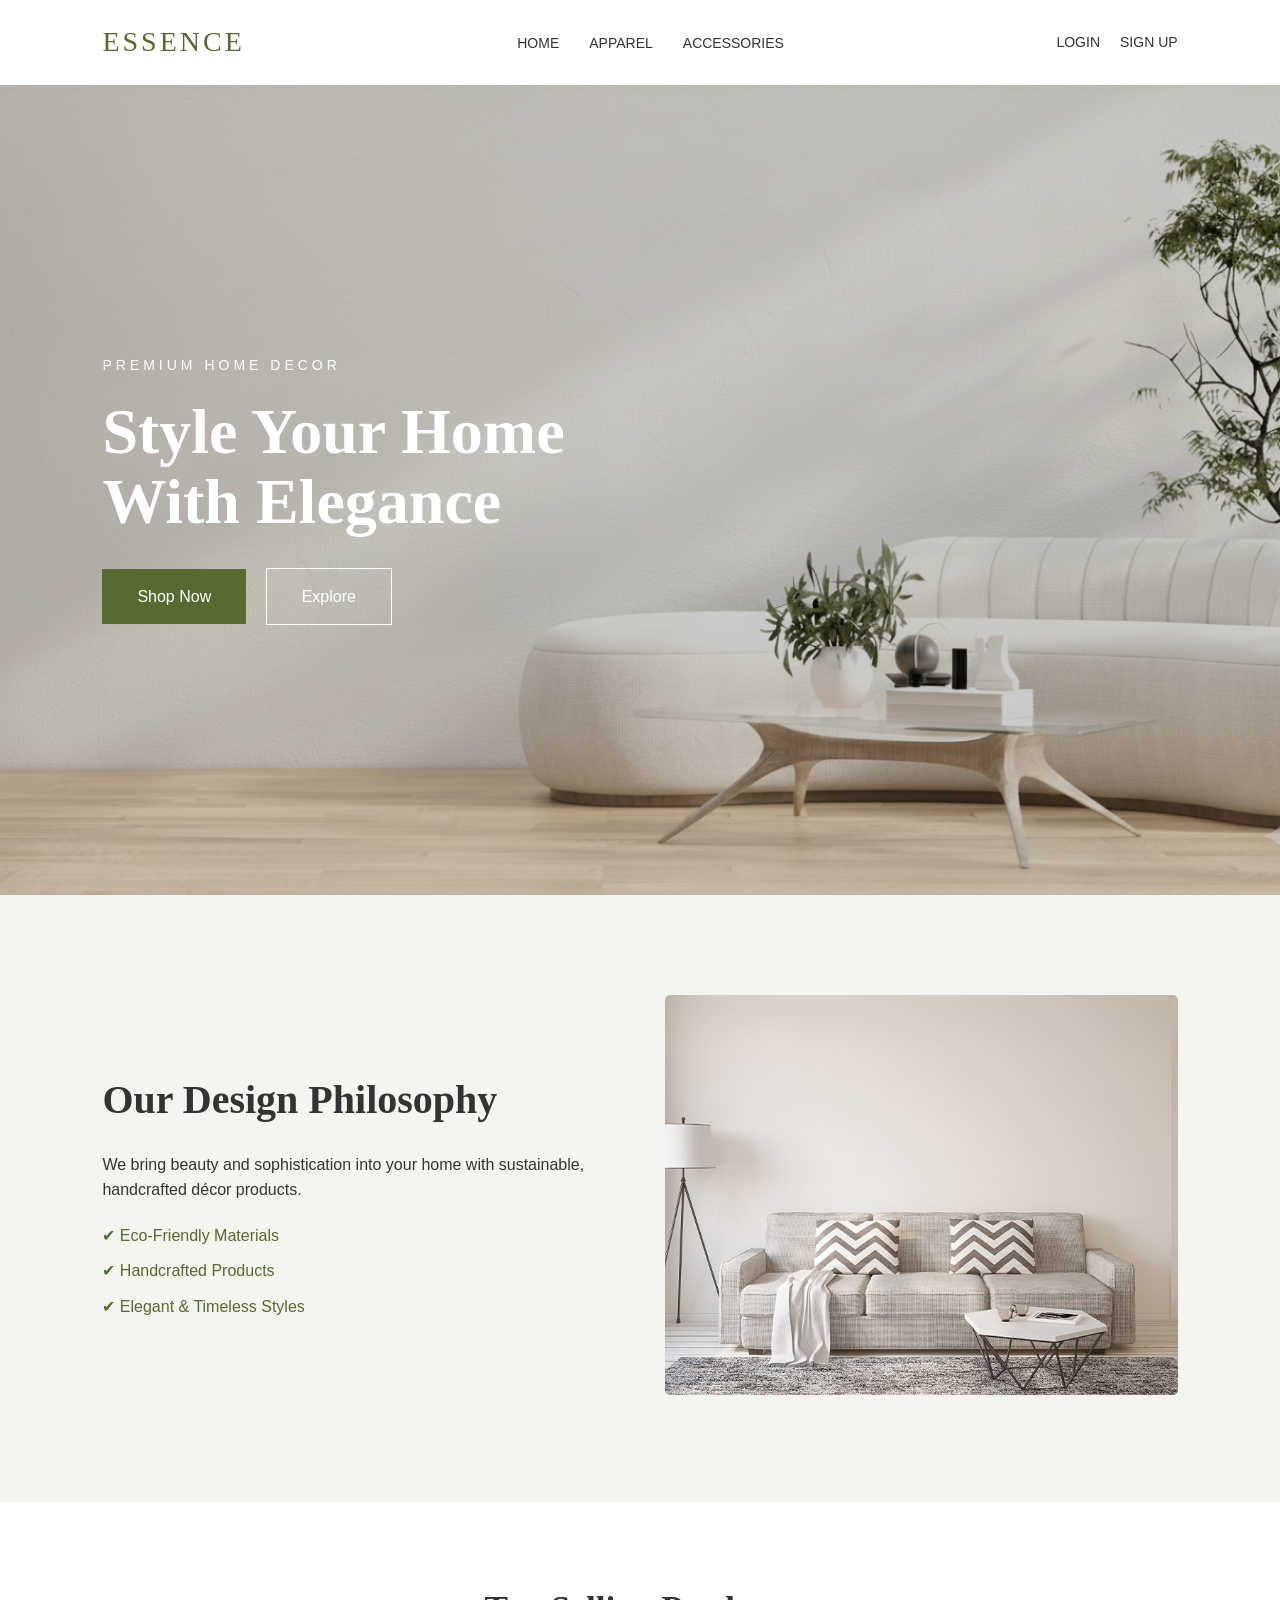
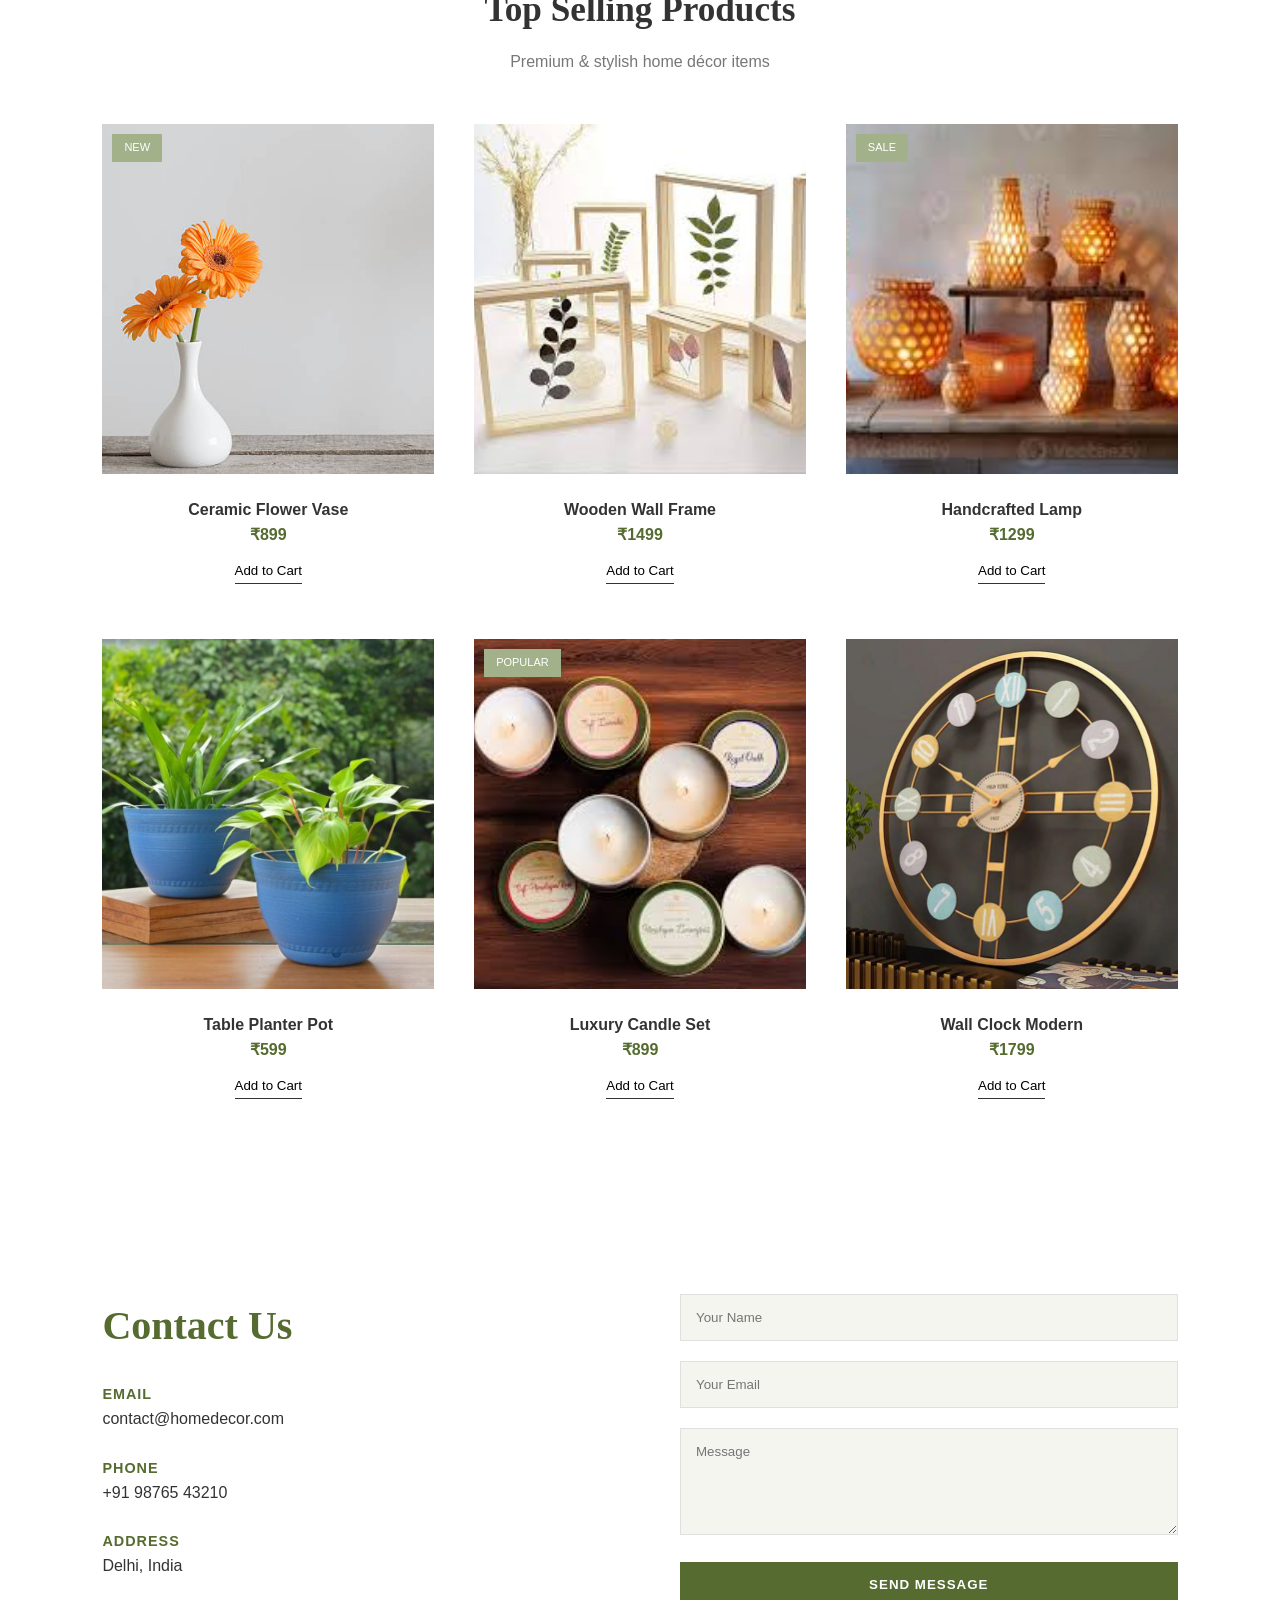
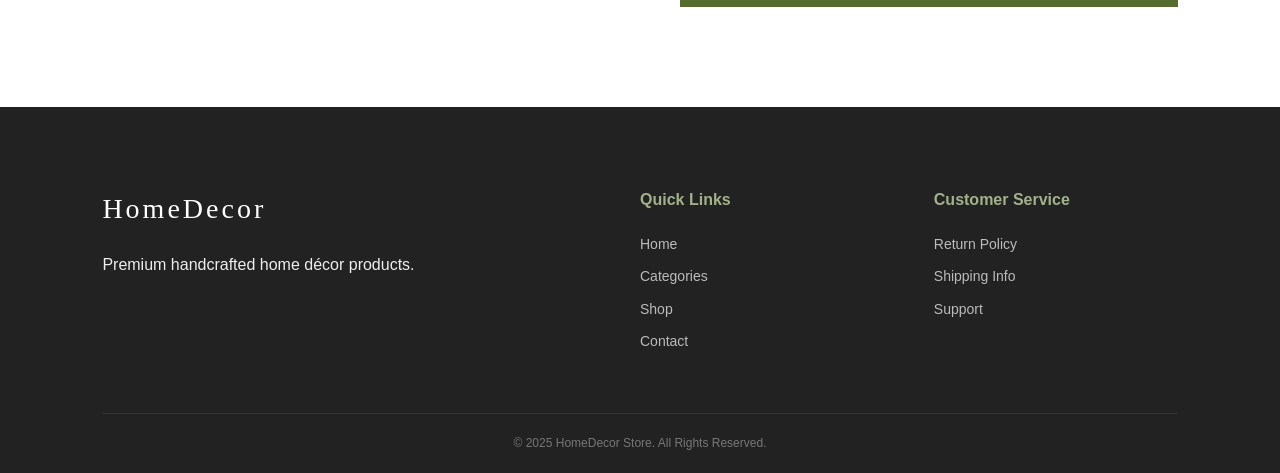
<file: home-decor.html>
<!DOCTYPE html>
<html lang="en">
  <head>
    <meta charset="UTF-8" />
    <meta name="viewport" content="width=device-width, initial-scale=1.0" />
    <title>Home Decor Store</title>
    <link rel="stylesheet" href="style.css" />
  </head>
  <body>
    <!-- NAVBAR -->
    <nav class="navbar">
      <div class="logo">ESSENCE</div>

      <ul class="nav-links">
        <li><a href="index.html">Home</a></li>
        <li><a href="apparel.html">Apparel</a></li>
        <li><a href="accessories.html">Accessories</a></li>
      </ul>

      <div id="navbar-actions">
        <a href="login.html" class="btn-login">Login</a>
        <a href="login.html" class="btn-signup">Sign Up</a>
      </div>
    </nav>

    <!-- HERO SECTION -->
    <section class="home-hero">
      <div class="hero-overlay">
        <div class="hero-text">
          <p class="subtitle">Premium Home Decor</p>
          <h1>
            Style Your Home<br />
            With Elegance
          </h1>

          <div class="hero-btns">
            <a href="#shop" class="btn-primary">Shop Now</a>
            <a href="#philosophy" class="btn-secondary">Explore</a>
          </div>
        </div>
      </div>
    </section>

    <!-- PHILOSOPHY -->
    <section id="philosophy" class="philosophy">
      <div class="phi-grid">
        <div class="phi-content">
          <h2>Our Design Philosophy</h2>
          <p>
            We bring beauty and sophistication into your home with sustainable,
            handcrafted décor products.
          </p>

          <ul class="check-list">
            <li>✔ Eco-Friendly Materials</li>
            <li>✔ Handcrafted Products</li>
            <li>✔ Elegant & Timeless Styles</li>
          </ul>
        </div>

        <div class="phi-image">
          <img
            src="./images/minimalist-living-room-with-beige-colour.jpg"
            alt="Decor Image"
          />
        </div>
      </div>
    </section>

    <!-- SHOP SECTION -->
    <section class="shop" id="shop">
      <h2 class="section-title">Top Selling Products</h2>
      <p class="section-sub">Premium & stylish home décor items</p>

      <div class="product-grid">
        <div class="product-card">
          <img src="./images/p1.jpg" alt="" />
          <span class="badge">New</span>
          <div class="p-details">
            <h4>Ceramic Flower Vase</h4>
            <p class="p-price">₹899</p>
            <button class="add-to-cart" onclick="addToCart('Ceramic Flower Vase', 899, './images/p1.jpg')">Add to Cart</button>
          </div>
        </div>

        <div class="product-card">
          <img src="./images/p2.jpeg" alt="" />
          <div class="p-details">
            <h4>Wooden Wall Frame</h4>
            <p class="p-price">₹1499</p>
            <button class="add-to-cart" onclick="addToCart('Wooden wall frame', 1499, './images/p2.jpeg')">Add to Cart</button>
          </div>
        </div>

        <div class="product-card">
          <img src="./images/p3.jpeg" alt="" />
          <span class="badge">Sale</span>
          <div class="p-details">
            <h4>Handcrafted Lamp</h4>
            <p class="p-price">₹1299</p>
            <button class="add-to-cart" onclick="addToCart('Handcrafted Lamp', 1299, './images/p3.jpeg')">Add to Cart</button>
          </div>
        </div>

        <div class="product-card">
          <img src="./images/p4.jpg" alt="" />
          <div class="p-details">
            <h4>Table Planter Pot</h4>
            <p class="p-price">₹599</p>
            <button class="add-to-cart" onclick="addToCart('Table Planter Pot', 599, './images/p4.jpg')">Add to Cart</button>
          </div>
        </div>

        <div class="product-card">
          <img src="./images/p5.jpeg" alt="" />
          <span class="badge">Popular</span>
          <div class="p-details">
            <h4>Luxury Candle Set</h4>
            <p class="p-price">₹899</p>
            <button class="add-to-cart" onclick="addToCart('Luxury Candle Set', 899, './images/p5.jpeg')">Add to Cart</button>
          </div>
        </div>

        <div class="product-card">
          <img src="./images/p6.jpg" alt="" />
          <div class="p-details">
            <h4>Wall Clock Modern</h4>
            <p class="p-price">₹1799</p>
            <button class="add-to-cart" onclick="addToCart('Wall Clock Modern', 1799,'./images/p6.jpg')">Add to Cart</button>
          </div>
        </div>
      </div>
    </section>

    <!-- CONTACT SECTION -->
    <section class="contact-section" id="contact">
      <div class="contact-container">
        <div class="contact-info">
          <h2>Contact Us</h2>

          <div class="info-item">
            <strong>Email</strong>
            contact@homedecor.com
          </div>

          <div class="info-item">
            <strong>Phone</strong>
            +91 98765 43210
          </div>

          <div class="info-item">
            <strong>Address</strong>
            Delhi, India
          </div>
        </div>

        <form class="contact-form">
          <div class="form-group">
            <input type="text" placeholder="Your Name" required />
          </div>
          <div class="form-group">
            <input type="email" placeholder="Your Email" required />
          </div>
          <div class="form-group">
            <textarea rows="5" placeholder="Message" required></textarea>
          </div>

          <button class="submit-btn">Send Message</button>
        </form>
      </div>
    </section>

    <!-- FOOTER -->
    <footer>
      <div class="footer-grid">
        <div class="footer-info">
          <div class="logo">HomeDecor</div>
          <p>Premium handcrafted home décor products.</p>
        </div>

        <div class="footer-links">
          <h4>Quick Links</h4>
          <a href="index.html">Home</a>
          <a href="#categories">Categories</a>
          <a href="#shop">Shop</a>
          <a href="#contact">Contact</a>
        </div>

        <div class="footer-links">
          <h4>Customer Service</h4>
          <p>Return Policy</p>
          <p>Shipping Info</p>
          <p>Support</p>
        </div>
      </div>

      <div class="footer-bar">© 2025 HomeDecor Store. All Rights Reserved.</div>
    </footer>

    <script src="script.js"></script>
  </body>
</html>
</file>
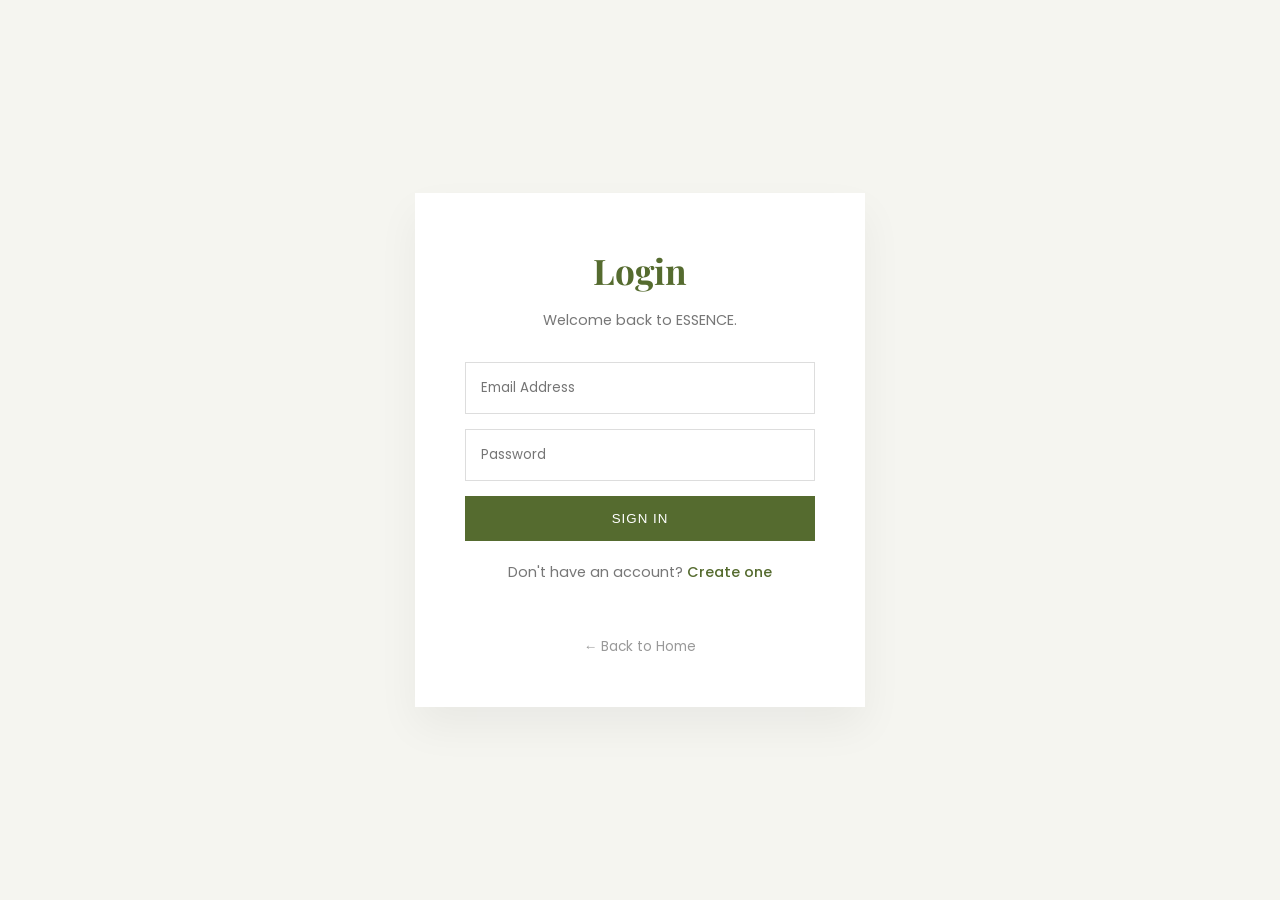
<file: login.html>
<!DOCTYPE html>
<html lang="en">
<head>
    <meta charset="UTF-8">
    <meta name="viewport" content="width=device-width, initial-scale=1.0">
    <title>Login | ESSENCE</title>
    <link rel="stylesheet" href="style.css">
    <link href="https://fonts.googleapis.com/css2?family=Playfair+Display:wght@600&family=Poppins:wght@300;400;500&display=swap" rel="stylesheet">
    <style>
        .auth-page {
            background-color: #F5F5F0; /* Your Beige theme */
            display: flex;
            justify-content: center;
            align-items: center;
            min-height: 100vh;
        }
        .auth-card {
            background: #fff;
            padding: 50px;
            width: 100%;
            max-width: 450px;
            box-shadow: 0 20px 40px rgba(0,0,0,0.05);
            text-align: center;
        }
        .auth-card h2 {
            font-family: 'Playfair Display', serif;
            font-size: 2.2rem;
            margin-bottom: 10px;
            color: #556B2F; /* Olive Green */
        }
        .auth-card p { margin-bottom: 30px; color: #777; font-size: 0.9rem; }
        .auth-form input {
            width: 100%;
            padding: 15px;
            margin-bottom: 15px;
            border: 1px solid #ddd;
            outline: none;
            font-family: 'Poppins', sans-serif;
        }
        .auth-form input:focus { border-color: #556B2F; }
        .auth-submit {
            width: 100%;
            padding: 15px;
            background: #556B2F;
            color: white;
            border: none;
            cursor: pointer;
            font-weight: 500;
            text-transform: uppercase;
            letter-spacing: 1px;
            transition: 0.3s;
        }
        .auth-submit:hover { background: #A3B18A; }
        .switch-form { margin-top: 20px; font-size: 0.85rem; color: #666; }
        .switch-form span { color: #556B2F; cursor: pointer; font-weight: 500; }
    </style>
</head>
<body class="auth-page">

    <div class="auth-card">
        <h2 id="auth-title">Login</h2>
        <p id="auth-subtitle">Welcome back to ESSENCE.</p>

        <form class="auth-form" onsubmit="processAuth(event)">
            <input type="text" id="user-field" placeholder="Full Name" style="display: none;">
            <input type="email" placeholder="Email Address" required>
            <input type="password" placeholder="Password" required>
            <button type="submit" class="auth-submit" id="auth-button">Sign In</button>
        </form>

        <div class="switch-form">
            <p id="toggle-text">Don't have an account? <span onclick="toggleAuth()">Create one</span></p>
            <br>
            <a href="index.html" style="text-decoration:none; color:#999;">← Back to Home</a>
        </div>
    </div>

    <script>
        let isLoginView = true;

        function toggleAuth() {
            isLoginView = !isLoginView;
            document.getElementById('auth-title').innerText = isLoginView ? "Login" : "Register";
            document.getElementById('auth-button').innerText = isLoginView ? "Sign In" : "Create Account";
            document.getElementById('user-field').style.display = isLoginView ? "none" : "block";
            document.getElementById('toggle-text').innerHTML = isLoginView ? 
                "Don't have an account? <span onclick='toggleAuth()'>Create one</span>" : 
                "Already have an account? <span onclick='toggleAuth()'>Login instead</span>";
        }

        function processAuth(e) {
            e.preventDefault();
            localStorage.setItem("isLoggedIn", "true");
            alert("Redirecting to your minimalist home...");
            window.location.href = "index.html";
        }
    </script>
</body>
</html>
</file>
<file: style.css>
/* COLOR PALETTE & VARIABLES */
:root {
  --white: #ffffff;
  --beige: #f5f5f0;
  --olive: #556b2f; /* Deep Olive Green */
  --sage: #a3b18a; /* Muted Sage */
  --text: #333333;
  --light-text: #777777;
}

/* BASE STYLES */
* {
  margin: 0;
  padding: 0;
  box-sizing: border-box;
}

html {
  scroll-behavior: smooth;
}

body {
  font-family: "Poppins", sans-serif;
  color: var(--text);
  background-color: var(--white);
  line-height: 1.6;
}

h1,
h2,
.logo {
  font-family: "Playfair Display", serif;
}

/* NAVBAR */
.navbar {
  display: flex;
  justify-content: space-between;
  align-items: center;
  padding: 20px 8%;
  background: var(--white);
  position: sticky;
  top: 0;
  z-index: 1000;
  box-shadow: 0 2px 10px rgba(0, 0, 0, 0.02);
}

.logo {
  font-size: 28px;
  letter-spacing: 3px;
  color: var(--olive);
}

.nav-links {
  list-style: none;
  display: flex;
  gap: 30px;
}

.nav-links a {
  text-decoration: none;
  color: var(--text);
  font-size: 14px;
  font-weight: 500;
  text-transform: uppercase;
  transition: 0.3s;
}

.nav-links a:hover {
  color: var(--olive);
}

/* --- NAVBAR RIGHT ACTIONS (Updated for Login Fix) --- */
#navbar-actions {
  display: flex;
  align-items: center;
  gap: 20px; /* Spacing between Login, Signup, or Cart, Logout */
}

/* Styles for the dynamic links (Login, Signup, Cart) */
#navbar-actions a {
  text-decoration: none;
  color: var(--text);
  font-size: 14px;
  font-weight: 500;
  text-transform: uppercase;
  transition: color 0.3s ease;
}

#navbar-actions a:hover {
  color: var(--olive);
}

/* Specific Style for "Sign Up" to look distinct */
.btn-signup {
    background-color: var(--olive);
    color: white !important; /* Force white text */
    padding: 8px 18px;
    border-radius: 2px;
}
.btn-signup:hover {
    background-color: var(--sage);
}

/* Style for the Logout Button (Created by JS) */
.btn-logout {
  background: transparent;
  border: 1px solid var(--olive);
  color: var(--olive);
  padding: 6px 15px;
  font-size: 12px;
  text-transform: uppercase;
  cursor: pointer;
  transition: all 0.3s ease;
  font-family: "Poppins", sans-serif;
  letter-spacing: 1px;
}

.btn-logout:hover {
  background-color: var(--olive);
  color: white;
}

/* --- END NAVBAR ACTIONS --- */

/* HERO SECTION */
.hero {
  height: 90vh;
  background: url("./images/b4.jpg");
  background-size: cover;
  background-position: center;
  position: relative;
}

.home-hero {
  height: 90vh;
  background: url("./images/Gemini_Generated_Image_lypeclypeclypecl.png");
  background-size: cover;
  background-position: center;
  position: relative;
}

.hero-overlay {
  position: absolute;
  top: 0;
  left: 0;
  width: 100%;
  height: 100%;
  background: rgba(0, 0, 0, 0.2);
  display: flex;
  align-items: center;
  padding-left: 8%;
}

.hero-text {
  color: white;
  max-width: 600px;
}

.subtitle {
  text-transform: uppercase;
  letter-spacing: 4px;
  font-size: 14px;
}

.hero-text h1 {
  font-size: 4rem;
  margin: 20px 0;
  line-height: 1.1;
}

.hero-btns {
  margin-top: 30px;
}

.btn-primary,
.btn-secondary {
  padding: 15px 35px;
  text-decoration: none;
  display: inline-block;
  margin-right: 15px;
  font-weight: 500;
  transition: 0.3s;
}

.btn-primary {
  background: var(--olive);
  color: white;
}
.btn-primary:hover {
  background: var(--sage);
}

.btn-secondary {
  border: 1px solid white;
  color: white;
}
.btn-secondary:hover {
  background: white;
  color: black;
}

/* PHILOSOPHY SECTION */
.philosophy {
  padding: 100px 8%;
  background-color: var(--beige);
}

.phi-grid {
  display: grid;
  grid-template-columns: 1fr 1fr;
  gap: 50px;
  align-items: center;
}

.phi-content h2 {
  font-size: 2.5rem;
  margin-bottom: 20px;
}

.check-list {
  list-style: none;
  margin-top: 20px;
}

.check-list li {
  margin-bottom: 10px;
  color: var(--olive);
  font-weight: 500;
}

.phi-image img {
  width: 100%;
  height: 400px;
  object-fit: cover;
  border-radius: 5px;
}

/* CATEGORIES */
.categories {
  padding: 80px 8%;
}

.section-title {
  text-align: center;
  font-size: 2.2rem;
  margin-bottom: 40px;
}

.category-grid {
  display: grid;
  grid-template-columns: repeat(3, 1fr);
  gap: 20px;
}

.cat-card {
  position: relative;
  height: 350px;
  overflow: hidden;
  cursor: pointer;
}

.cat-card img {
  width: 100%;
  height: 100%;
  object-fit: cover;
  transition: 0.5s;
}

.cat-label {
  position: absolute;
  bottom: 20px;
  left: 20px;
  background: white;
  padding: 10px 25px;
  font-weight: 500;
}

.cat-card:hover img {
  transform: scale(1.1);
}

/* PRODUCT SECTION */
.shop {
  padding: 80px 8%;
  background: var(--white);
}

.section-sub {
  text-align: center;
  color: var(--light-text);
  margin-top: -30px;
  margin-bottom: 50px;
}

.product-grid {
  display: grid;
  grid-template-columns: repeat(auto-fit, minmax(250px, 1fr));
  gap: 40px;
}

.product-card {
  position: relative;
}

.product-card img {
  width: 100%;
  height: 350px;
  object-fit: cover;
  background: #f0f0f0;
}

.badge {
  position: absolute;
  top: 10px;
  left: 10px;
  background: var(--sage);
  color: white;
  padding: 5px 12px;
  font-size: 11px;
  text-transform: uppercase;
}

.p-details {
  padding: 15px 0;
  text-align: center;
}

.p-price {
  color: var(--olive);
  font-weight: 600;
}

.add-to-cart {
  margin-top: 10px;
  border: none;
  background: none;
  border-bottom: 1px solid var(--text);
  padding: 5px 0;
  cursor: pointer;
  font-weight: 500;
  transition: 0.3s;
}

.add-to-cart:hover {
  color: var(--olive);
  border-color: var(--olive);
}

/* NEWSLETTER */
.newsletter {
  padding: 100px 8%;
  background: var(--beige);
  text-align: center;
}

.news-content h2 {
  font-size: 2.2rem;
}

.news-form {
  margin-top: 30px;
  display: flex;
  justify-content: center;
}

.news-form input {
  padding: 15px 25px;
  width: 350px;
  border: 1px solid #ddd;
  outline: none;
}

.news-form button {
  padding: 15px 35px;
  background: var(--olive);
  color: white;
  border: none;
  cursor: pointer;
}

/* CONTACT SECTION STYLES */
.contact-section {
  padding: 100px 8%;
  background-color: var(--white);
}

.contact-container {
  display: grid;
  grid-template-columns: 1fr 1fr;
  gap: 80px;
  max-width: 1100px;
  margin: 0 auto;
}

.contact-info h2 {
  font-size: 2.5rem;
  margin-bottom: 20px;
  color: var(--olive);
}

.info-item {
  margin-top: 25px;
}

.info-item strong {
  display: block;
  color: var(--olive);
  font-size: 0.9rem;
  text-transform: uppercase;
  letter-spacing: 1px;
}

.contact-form {
  display: flex;
  flex-direction: column;
  gap: 20px;
}

.form-group input,
.form-group textarea {
  width: 100%;
  padding: 15px;
  border: 1px solid #e0e0e0;
  background: var(--beige);
  font-family: inherit;
  outline: none;
  transition: 0.3s;
}

.form-group input:focus,
.form-group textarea:focus {
  border-color: var(--olive);
}

.submit-btn {
  padding: 15px;
  background: var(--olive);
  color: white;
  border: none;
  cursor: pointer;
  font-weight: 600;
  text-transform: uppercase;
  letter-spacing: 1px;
  transition: 0.3s;
}

.submit-btn:hover {
  background: var(--sage);
}

/* FOOTER */
footer {
  background: #222;
  color: #eee;
  padding: 80px 8% 20px;
}

.footer-grid {
  display: grid;
  grid-template-columns: 2fr 1fr 1fr;
  gap: 50px;
  margin-bottom: 50px;
}

.footer-info .logo {
  color: white;
  margin-bottom: 20px;
}

.footer-links h4 {
  margin-bottom: 20px;
  color: var(--sage);
}

.footer-links a,
.footer-links p {
  display: block;
  color: #bbb;
  text-decoration: none;
  margin-bottom: 10px;
  font-size: 14px;
}

.footer-bar {
  border-top: 1px solid #333;
  padding-top: 20px;
  text-align: center;
  font-size: 12px;
  color: #777;
}

/* MOBILE RESPONSIVENESS */
@media (max-width: 768px) {
  .nav-links {
    display: none;
  }
  .phi-grid {
    grid-template-columns: 1fr;
  }
  .category-grid {
    grid-template-columns: 1fr;
  }
  .hero-text h1 {
    font-size: 2.5rem;
  }
  .footer-grid {
    grid-template-columns: 1fr;
  }
  .contact-container {
    grid-template-columns: 1fr;
    gap: 40px;
  }
}
</file>
